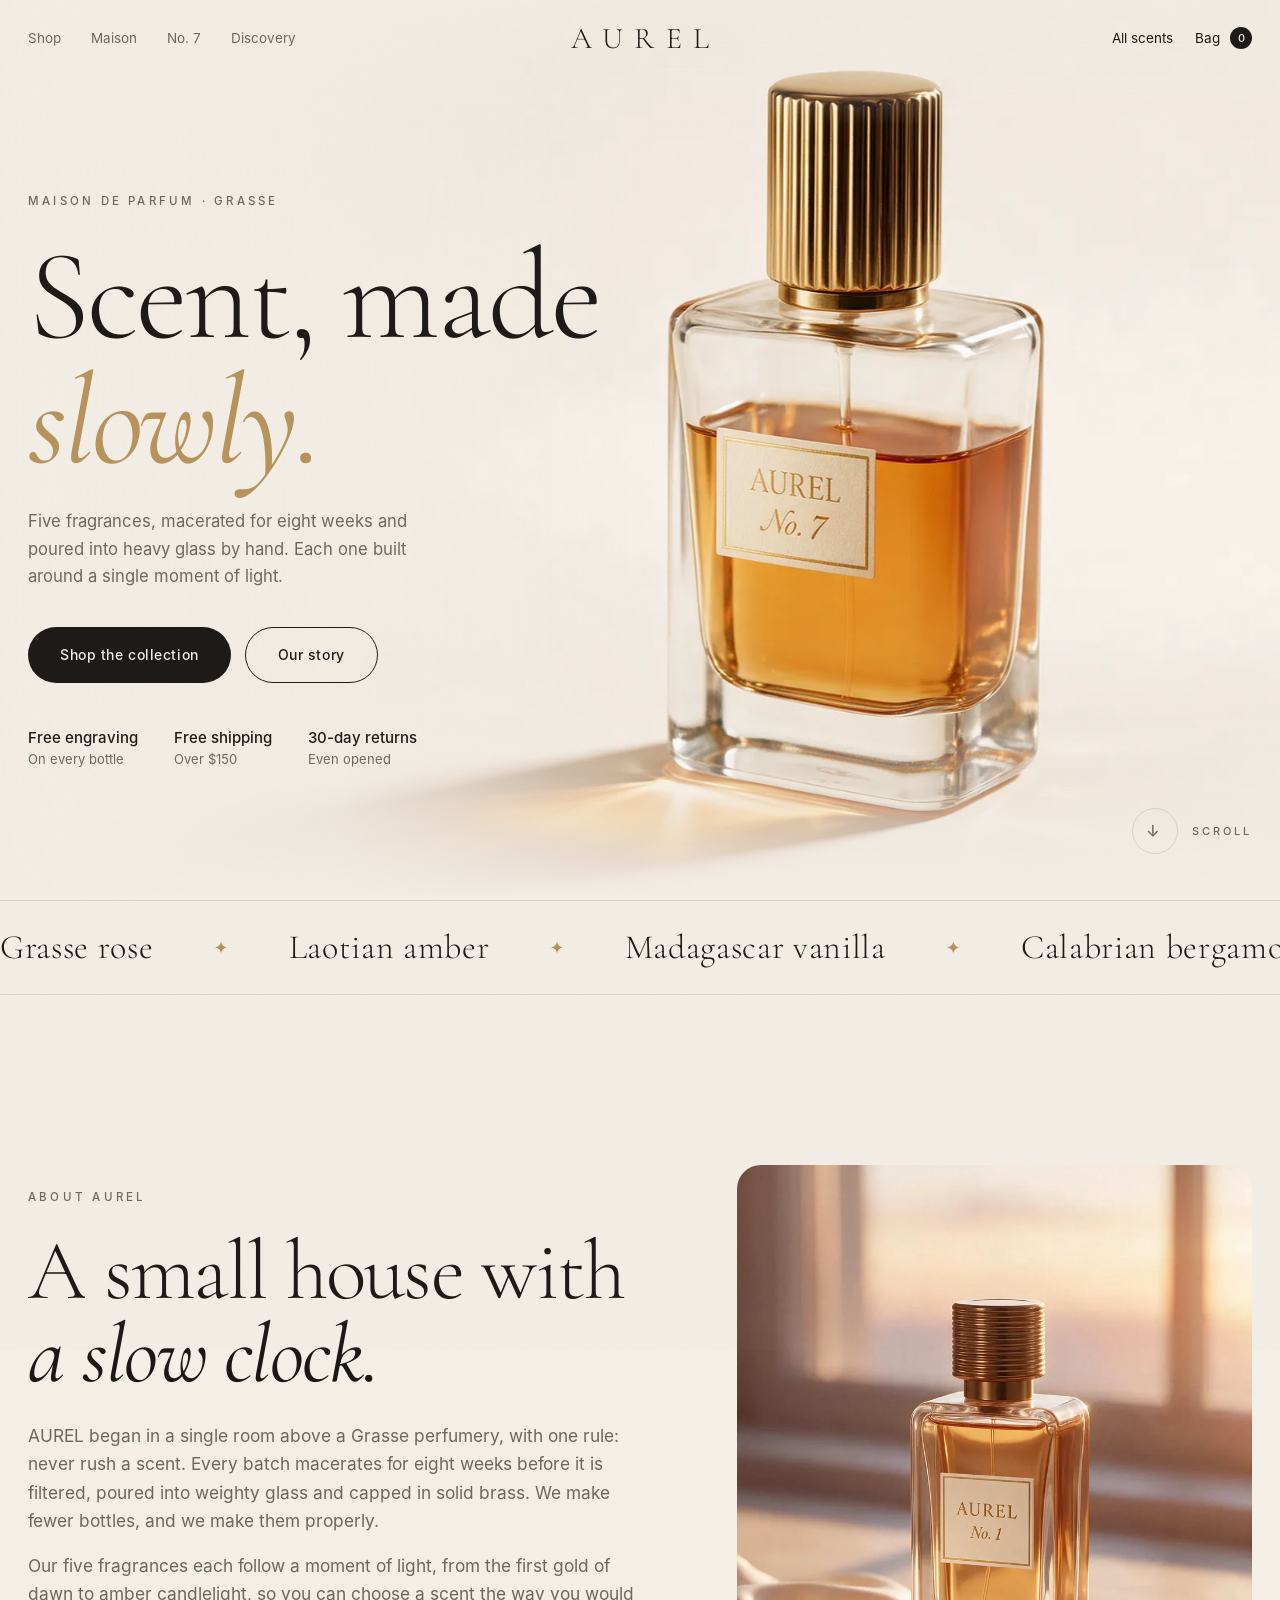
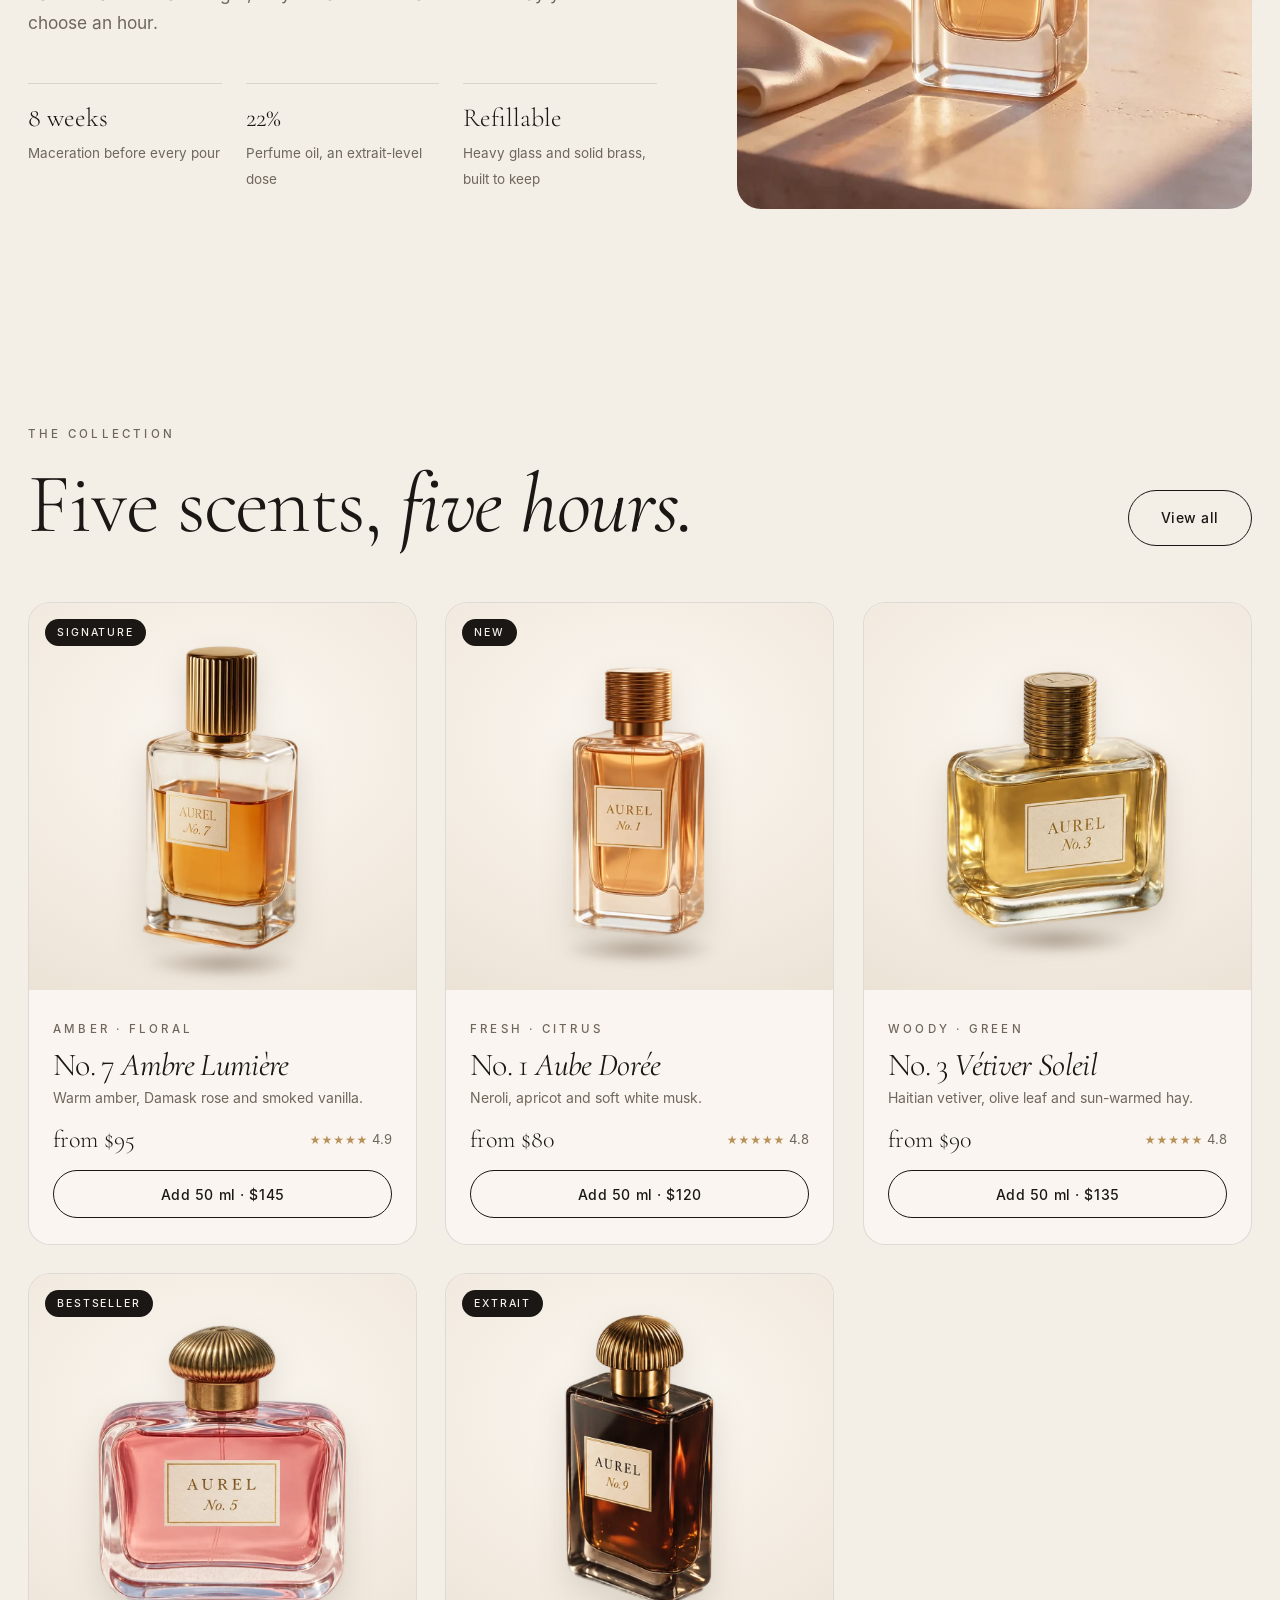
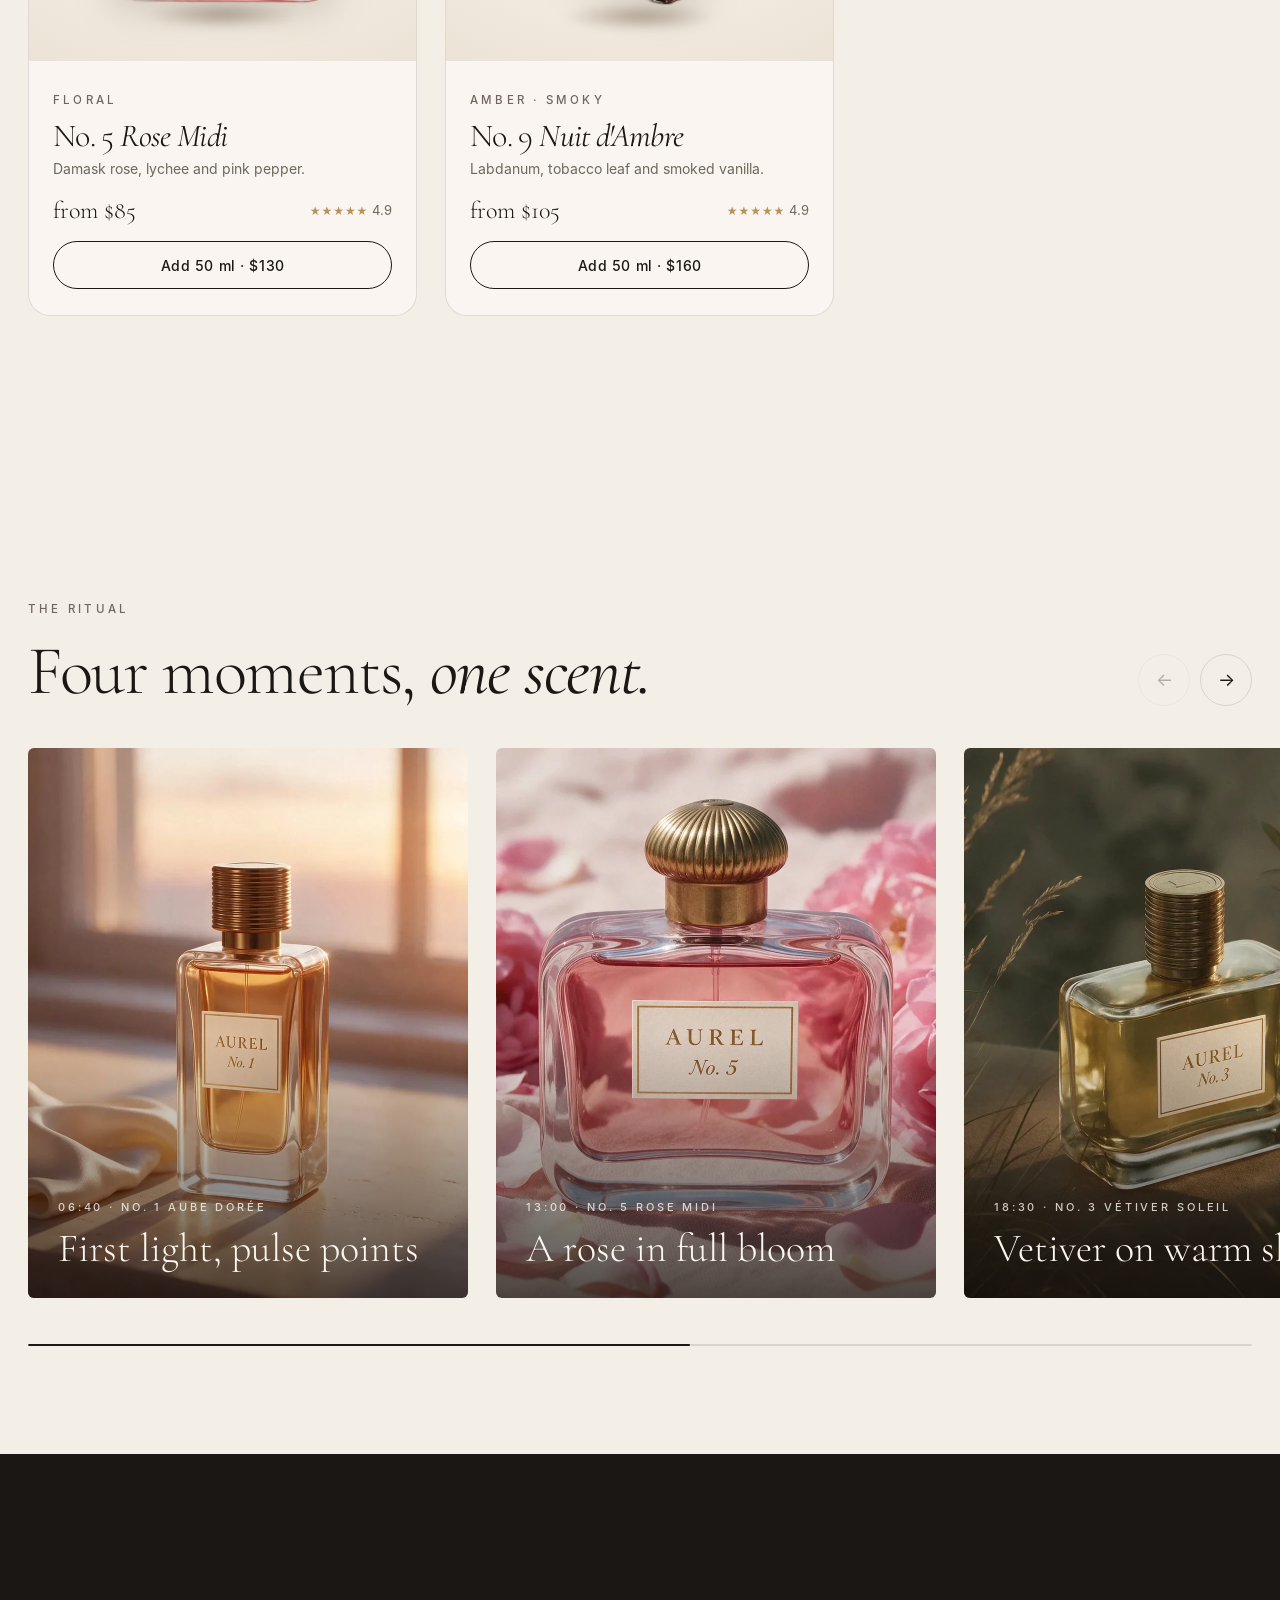
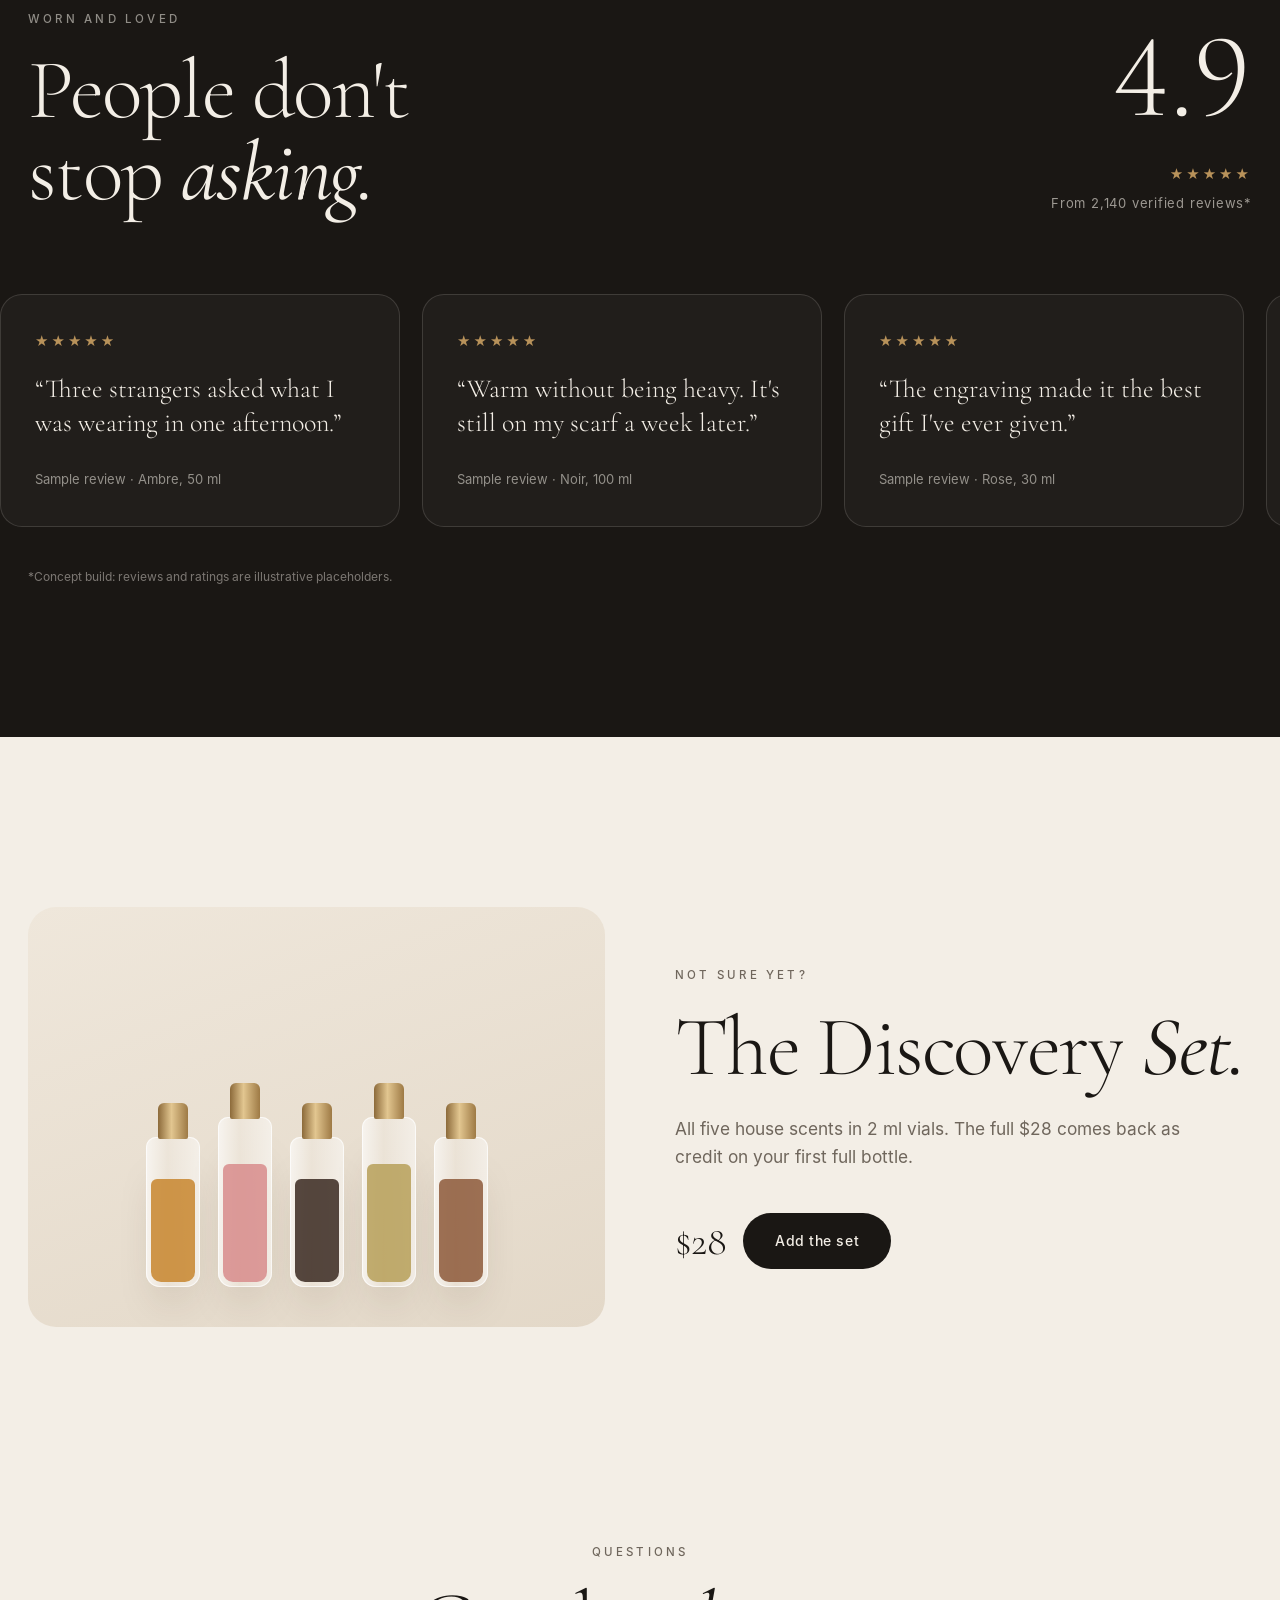
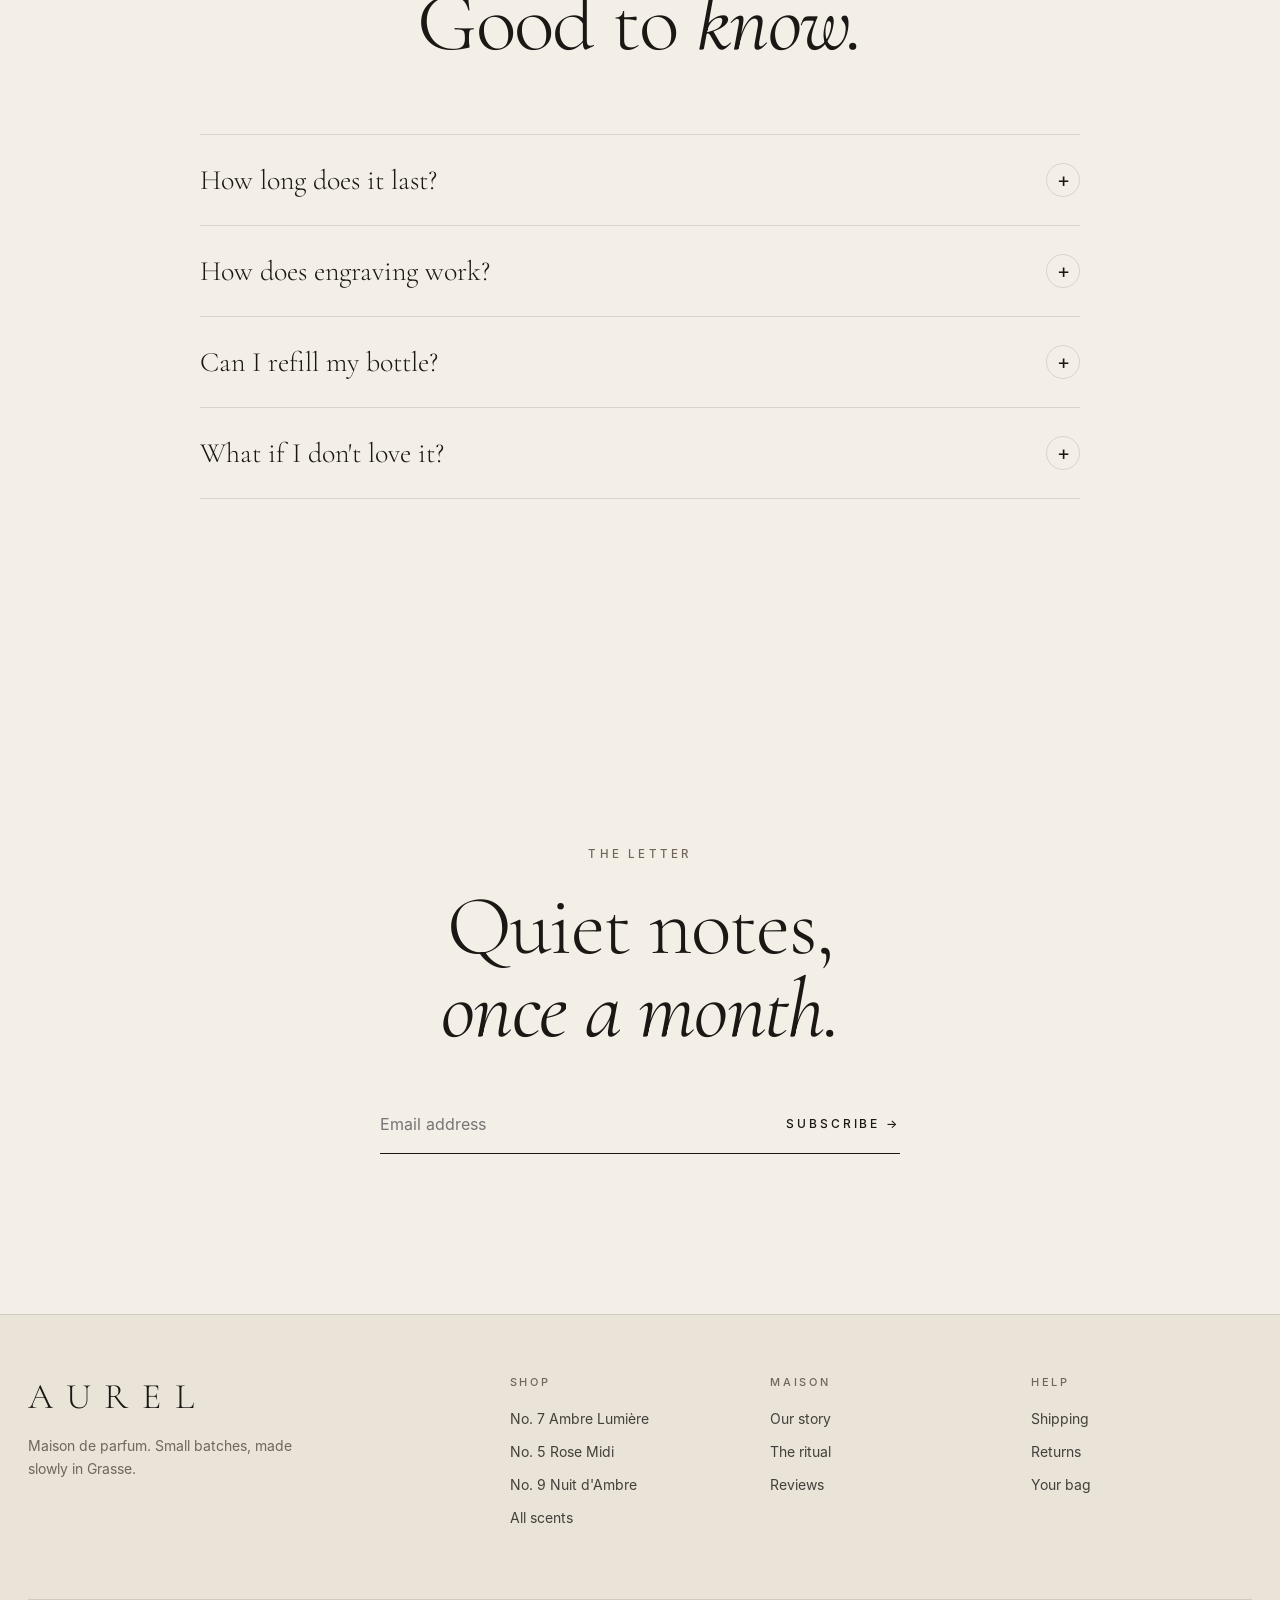
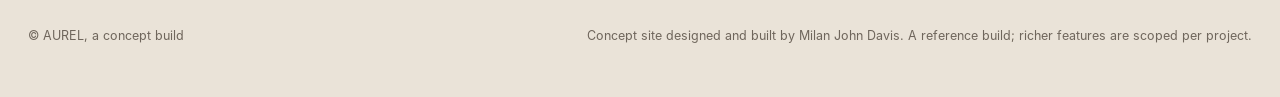
<file: index.html>
<!DOCTYPE html>
<html lang="en">
<head>
<meta charset="utf-8">
<meta name="viewport" content="width=device-width,initial-scale=1,viewport-fit=cover">
<title>AUREL — Maison de parfum</title>
<meta name="description" content="AUREL, a concept build: a premium multi-page fragrance store with five scents, product pages, bag and checkout.">
<meta name="theme-color" content="#F3EEE6">
<link rel="icon" href="data:image/svg+xml,%3Csvg xmlns='http://www.w3.org/2000/svg' viewBox='0 0 32 32'%3E%3Crect width='32' height='32' rx='8' fill='%231A1714'/%3E%3Ctext x='16' y='22' font-family='serif' font-size='18' fill='%23D9B77E' text-anchor='middle'%3EA%3C/text%3E%3C/svg%3E">
<link rel="preload" href="Cormorant-300.woff2" as="font" type="font/woff2" crossorigin>
<link rel="stylesheet" href="style.css?v=10">
</head>
<body data-page="home">
<div class="grain"></div>
<nav id="nav" aria-label="Primary"></nav>
<main id="top">
<section class="hero" id="hero">
  <div class="hero-img"><picture><source media="(max-width:900px)" srcset="hero-m.webp"><img src="hero.webp" alt="AUREL No. 7 Ambre Lumière: a heavy glass bottle of amber perfume with a fluted brass cap" fetchpriority="high" width="2000" height="1125"></picture></div>
  <div class="wrap">
    <div class="copy">
      <span class="lab rv">Maison de parfum · Grasse</span>
      <h1 class="sp">Scent, made <em>slowly.</em></h1>
      <p class="rv" style="--d:.5s">Five fragrances, macerated for eight weeks and poured into heavy glass by hand. Each one built around a single moment of light.</p>
      <div class="ctas rv" style="--d:.65s"><a class="btn dark" href="shop.html"><span>Shop the collection</span></a><a class="btn line" href="#story"><span>Our story</span></a></div>
      <div class="meta rv" style="--d:.8s"><div><b>Free engraving</b>On every bottle</div><div><b>Free shipping</b>Over $150</div><div><b>30-day returns</b>Even opened</div></div>
    </div>
  </div>
  <div id="heroHit" aria-hidden="true"></div>
  <a class="drag" href="#story" aria-label="Scroll to our story"><i>↓</i>SCROLL</a>
</section>
<div class="marq" aria-hidden="true"><div>
  <span>Grasse rose</span><i>✦</i><span>Laotian amber</span><i>✦</i><span>Madagascar vanilla</span><i>✦</i><span>Calabrian bergamot</span><i>✦</i><span>Haitian vetiver</span><i>✦</i>
  <span>Grasse rose</span><i>✦</i><span>Laotian amber</span><i>✦</i><span>Madagascar vanilla</span><i>✦</i><span>Calabrian bergamot</span><i>✦</i><span>Haitian vetiver</span><i>✦</i>
</div></div>
<section class="sec story" id="story"><div class="wrap g">
  <div>
    <span class="lab rv">About AUREL</span>
    <h2 class="sp" style="margin-top:22px">A small house with <em>a slow clock.</em></h2>
    <p class="lead rv">AUREL began in a single room above a Grasse perfumery, with one rule: never rush a scent. Every batch macerates for eight weeks before it is filtered, poured into weighty glass and capped in solid brass. We make fewer bottles, and we make them properly.</p>
    <p class="lead rv" style="margin-top:16px">Our five fragrances each follow a moment of light, from the first gold of dawn to amber candlelight, so you can choose a scent the way you would choose an hour.</p>
    <div class="pillars">
      <div class="rv"><b><span data-n="8">0</span> weeks</b><span>Maceration before every pour</span></div>
      <div class="rv" style="--d:.1s"><b><span data-n="22">0</span>%</b><span>Perfume oil, an extrait-level dose</span></div>
      <div class="rv" style="--d:.2s"><b>Refillable</b><span>Heavy glass and solid brass, built to keep</span></div>
    </div>
  </div>
  <div class="ph rv"><img src="morning-l.webp" alt="An AUREL bottle on a travertine vanity in morning light" loading="lazy"></div>
</div></section>
<section class="sec" id="collection" style="padding-top:40px"><div class="wrap">
  <div style="display:flex;justify-content:space-between;align-items:end;gap:30px;flex-wrap:wrap;margin-bottom:56px">
    <div><span class="lab rv">The collection</span><h2 class="sp" style="margin-top:18px">Five scents, <em>five hours.</em></h2></div>
    <a class="btn line rv" href="shop.html"><span>View all</span></a>
  </div>
  <div class="grid" id="homeGrid"></div>
</div></section>
<section class="hz" id="ritual">
  <div class="hzin">
    <div class="wrap head"><div><span class="lab">The ritual</span><h2 class="sp" style="margin-top:18px;font-size:clamp(44px,5.4vw,84px)">Four moments, <em>one scent.</em></h2></div><div class="harr"><button id="hprev" aria-label="Previous moments">←</button><button id="hnext" aria-label="Next moments">→</button></div></div>
    <div class="row" id="hrow" tabindex="0" aria-label="The ritual: four moments, scroll sideways">
      <a class="tile" href="product.html?p=no1"><div class="art"><img src="morning-l.webp" alt="Morning: the bottle on a travertine vanity in sunrise light" loading="lazy" width="880" height="1100"></div><div class="cap"><small>06:40 · NO. 1 AUBE DORÉE</small><h4>First light, pulse points</h4></div></a>
      <a class="tile" href="product.html?p=no5"><div class="art"><img src="midday-l.webp" alt="Midday: a rose-pink bottle among Damask roses" loading="lazy" width="880" height="1100"></div><div class="cap"><small>13:00 · NO. 5 ROSE MIDI</small><h4>A rose in full bloom</h4></div></a>
      <a class="tile" href="product.html?p=no3"><div class="art"><img src="dusk-l.webp" alt="Dusk: the bottle among vetiver grasses and olive branches" loading="lazy" width="880" height="1100"></div><div class="cap"><small>18:30 · NO. 3 VÉTIVER SOLEIL</small><h4>Vetiver on warm skin</h4></div></a>
      <a class="tile" href="product.html?p=no9"><div class="art"><img src="night-l.webp" alt="Night: the bottle by candlelight on dark walnut" loading="lazy" width="880" height="1100"></div><div class="cap"><small>23:00 · NO. 9 NUIT D'AMBRE</small><h4>Amber afterglow</h4></div></a>
      <div class="tile" style="background:var(--ink);justify-content:center;align-items:flex-start"><div class="cap"><small style="color:var(--gold2)">YOUR TURN</small><h4 style="font-size:46px">Make No. 7<br><em>your own.</em></h4><a class="btn" href="product.html?p=no7" style="margin-top:28px;background:var(--bg);color:var(--ink);height:50px"><span>Engrave yours →</span></a></div></div>
    </div>
    <div class="wrap hbar"><i id="hbar"></i></div>
  </div>
</section>
<section class="rev" id="reviews">
  <div class="wrap head"><div><span class="lab">Worn and loved</span><h2 class="sp" style="margin-top:18px;max-width:12ch">People don't stop <em>asking.</em></h2></div>
  <div class="score rv"><b>4.9</b><div class="stars">★★★★★</div><span>From 2,140 verified reviews*</span></div></div>
  <div class="rrow" aria-label="Customer reviews">
    <div class="rc"><div class="stars">★★★★★</div><p>“Three strangers asked what I was wearing in one afternoon.”</p><small>Sample review · Ambre, 50 ml</small></div>
    <div class="rc"><div class="stars">★★★★★</div><p>“Warm without being heavy. It's still on my scarf a week later.”</p><small>Sample review · Noir, 100 ml</small></div>
    <div class="rc"><div class="stars">★★★★★</div><p>“The engraving made it the best gift I've ever given.”</p><small>Sample review · Rose, 30 ml</small></div>
    <div class="rc"><div class="stars">★★★★★</div><p>“The bottle is so heavy and beautiful it lives on my desk.”</p><small>Sample review · Ambre, 100 ml</small></div>
    <div class="rc"><div class="stars">★★★★★</div><p>“Three strangers asked what I was wearing in one afternoon.”</p><small>Sample review · Ambre, 50 ml</small></div>
    <div class="rc"><div class="stars">★★★★★</div><p>“Warm without being heavy. It's still on my scarf a week later.”</p><small>Sample review · Noir, 100 ml</small></div>
    <div class="rc"><div class="stars">★★★★★</div><p>“The engraving made it the best gift I've ever given.”</p><small>Sample review · Rose, 30 ml</small></div>
    <div class="rc"><div class="stars">★★★★★</div><p>“The bottle is so heavy and beautiful it lives on my desk.”</p><small>Sample review · Ambre, 100 ml</small></div>
  </div>
  <div class="wrap" style="margin-top:40px;font-size:12px;color:rgba(243,238,230,.45)">*Concept build: reviews and ratings are illustrative placeholders.</div>
</section>
<section class="sec set" id="set"><div class="wrap g">
  <div class="vials rv" aria-hidden="true"><div class="vial" style="--c:#C8862E;height:150px"></div><div class="vial" style="--c:#D98C8C;height:170px"></div><div class="vial" style="--c:#3A2A22;height:150px"></div><div class="vial" style="--c:#B8A05A;height:170px"></div><div class="vial" style="--c:#8E5A3A;height:150px"></div></div>
  <div><span class="lab rv">Not sure yet?</span><h2 class="sp" style="margin-top:20px">The Discovery <em>Set.</em></h2>
  <p class="lead rv">All five house scents in 2 ml vials. The full $28 comes back as credit on your first full bottle.</p>
  <div class="ctas rv" style="display:flex;gap:16px;align-items:center;margin-top:36px;flex-wrap:wrap"><span class="serif" style="font-size:40px;font-weight:300">$28</span><button class="btn dark" id="addSet"><span>Add the set</span></button></div></div>
</div></section>
<section class="sec" id="faq" style="padding-top:40px"><div class="wrap">
  <div style="text-align:center"><span class="lab rv">Questions</span><h2 class="sp" style="margin-top:18px">Good to <em>know.</em></h2></div>
  <div class="faq">
    <div class="qa rv"><button aria-expanded="false">How long does it last?<i>+</i></button><div class="a"><div><p>At a 22% concentration, most people get 8 to 12 hours on skin, and longer on fabric.</p></div></div></div>
    <div class="qa rv"><button aria-expanded="false">How does engraving work?<i>+</i></button><div class="a"><div><p>Type up to 12 characters in the configurator. We engrave the brass-edged label by hand. It's free and adds one day to dispatch.</p></div></div></div>
    <div class="qa rv"><button aria-expanded="false">Can I refill my bottle?<i>+</i></button><div class="a"><div><p>Yes. The cap unscrews and refills come in recyclable pouches at 30% less than a new bottle.</p></div></div></div>
    <div class="qa rv"><button aria-expanded="false">What if I don't love it?<i>+</i></button><div class="a"><div><p>Return it within 30 days, even opened, for a full refund. We'd rather you find your scent.</p></div></div></div>
  </div>
</div></section>
<section class="news" id="news"><div class="wrap">
  <span class="lab rv">The letter</span>
  <h2 class="sp" style="margin-top:20px">Quiet notes, <em>once a month.</em></h2>
  <form class="nform rv" id="nform" novalidate><input type="email" id="nem" placeholder="Email address" aria-label="Email address"><button type="submit">SUBSCRIBE →</button></form>
  <div class="msg" id="nmsg" aria-live="polite"></div>
</div></section>
</main>
<footer class="site"></footer>
<script type="module" src="home.js?v=9"></script>
</body>
</html>
</file>
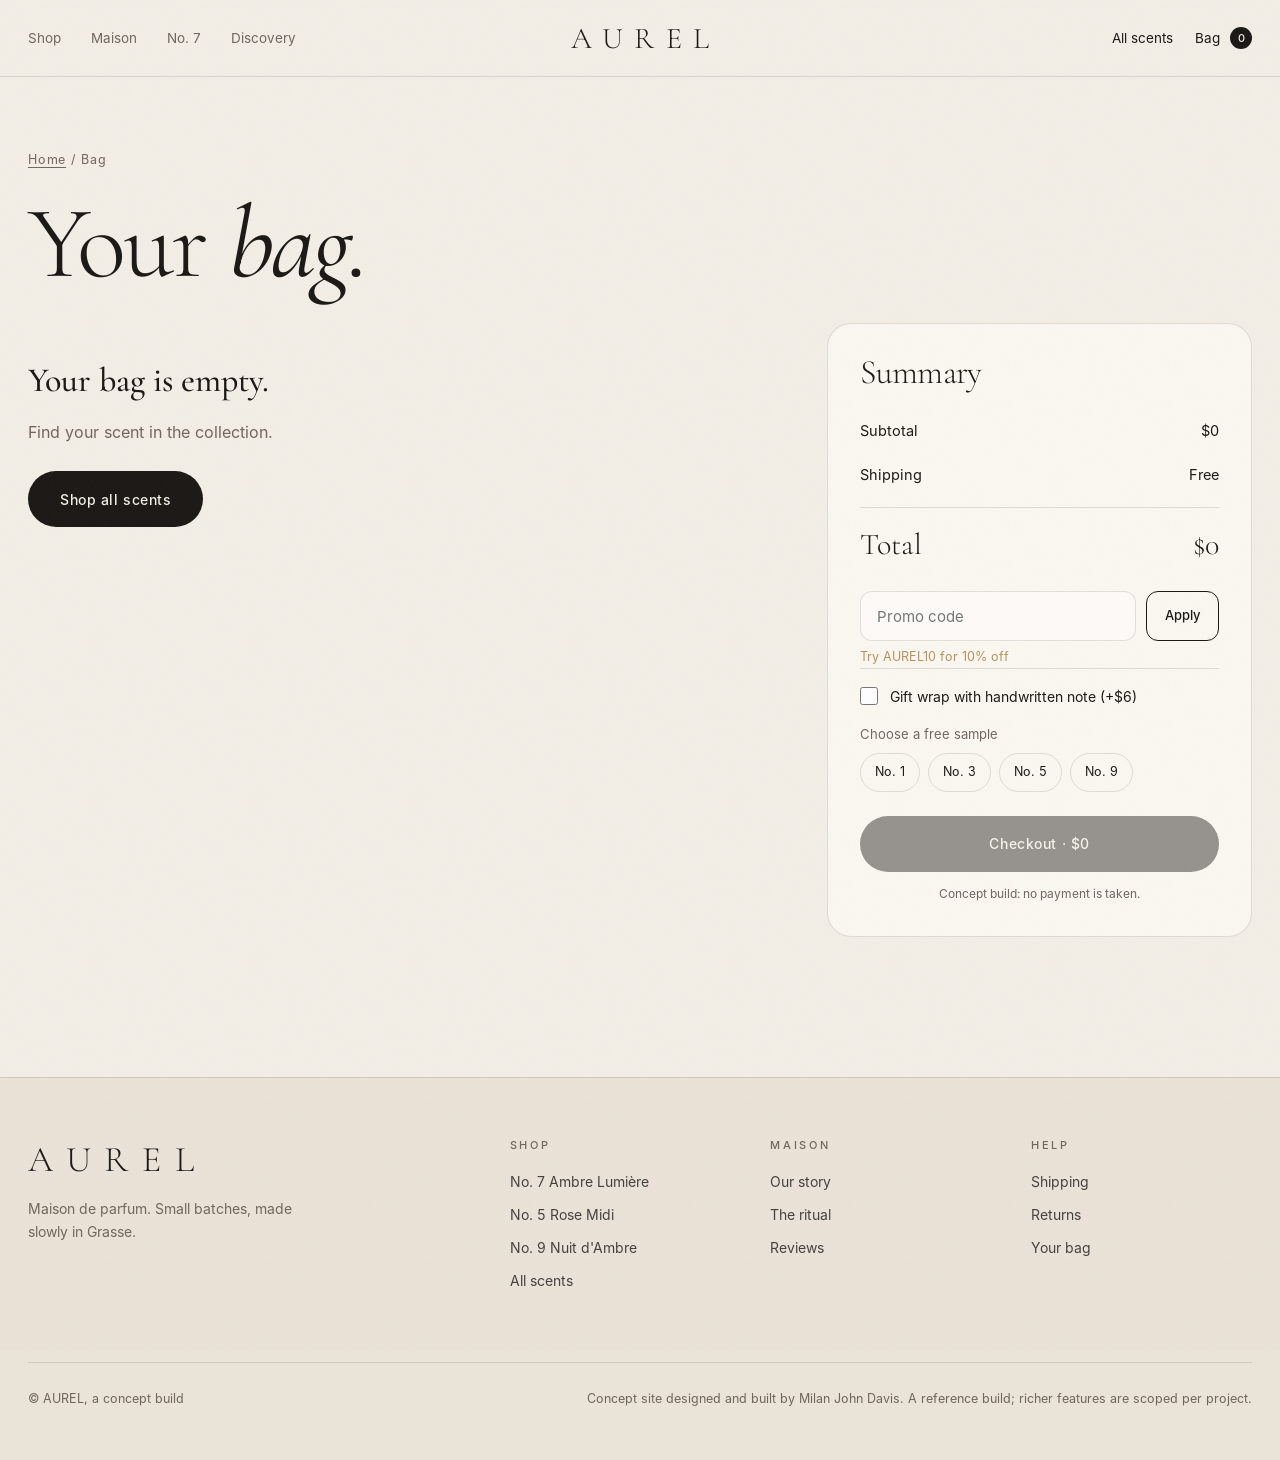
<file: cart.html>
<!DOCTYPE html>
<html lang="en">
<head>
<meta charset="utf-8">
<meta name="viewport" content="width=device-width,initial-scale=1,viewport-fit=cover">
<title>Your bag — AUREL</title>
<meta name="description" content="Your AUREL shopping bag.">
<meta name="theme-color" content="#F3EEE6">
<link rel="icon" href="data:image/svg+xml,%3Csvg xmlns='http://www.w3.org/2000/svg' viewBox='0 0 32 32'%3E%3Crect width='32' height='32' rx='8' fill='%231A1714'/%3E%3Ctext x='16' y='22' font-family='serif' font-size='18' fill='%23D9B77E' text-anchor='middle'%3EA%3C/text%3E%3C/svg%3E">
<link rel="preload" href="Cormorant-300.woff2" as="font" type="font/woff2" crossorigin>
<link rel="stylesheet" href="style.css?v=10">
</head>
<body data-page="cart">
<div class="grain"></div>
<nav id="nav" aria-label="Primary"></nav>
<main><section class="page-head" style="padding-bottom:30px"><div class="wrap"><div class="crumbs"><a href="index.html">Home</a> / Bag</div><h1>Your <em>bag.</em></h1></div></section>
<section style="padding-bottom:140px"><div class="wrap cartg">
  <div class="cl" id="cartList"></div>
  <aside class="sumbox" id="sumbox"></aside>
</div></section></main>
<footer class="site"></footer>
<script type="module" src="cart.js?v=9"></script>
</body>
</html>
</file>
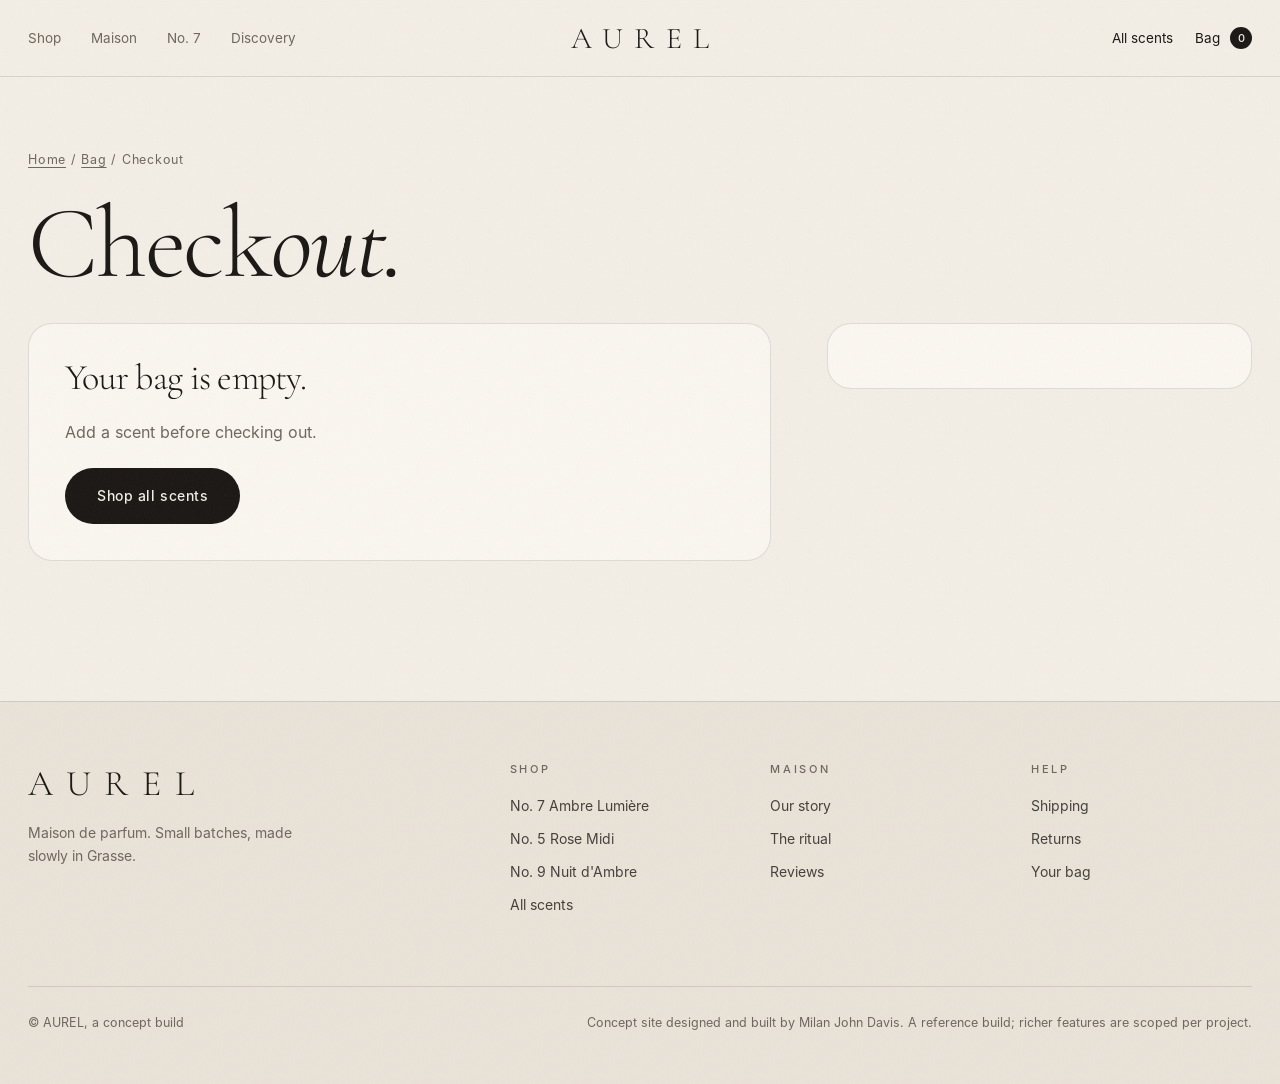
<file: checkout.html>
<!DOCTYPE html>
<html lang="en">
<head>
<meta charset="utf-8">
<meta name="viewport" content="width=device-width,initial-scale=1,viewport-fit=cover">
<title>Checkout — AUREL</title>
<meta name="description" content="AUREL checkout (concept build, no payment is taken).">
<meta name="theme-color" content="#F3EEE6">
<link rel="icon" href="data:image/svg+xml,%3Csvg xmlns='http://www.w3.org/2000/svg' viewBox='0 0 32 32'%3E%3Crect width='32' height='32' rx='8' fill='%231A1714'/%3E%3Ctext x='16' y='22' font-family='serif' font-size='18' fill='%23D9B77E' text-anchor='middle'%3EA%3C/text%3E%3C/svg%3E">
<link rel="preload" href="Cormorant-300.woff2" as="font" type="font/woff2" crossorigin>
<link rel="stylesheet" href="style.css?v=10">
</head>
<body data-page="checkout">
<div class="grain"></div>
<nav id="nav" aria-label="Primary"></nav>
<main><section class="page-head" style="padding-bottom:30px"><div class="wrap"><div class="crumbs"><a href="index.html">Home</a> / <a href="cart.html">Bag</a> / Checkout</div><h1>Check<em>out.</em></h1></div></section>
<section style="padding-bottom:140px"><div class="wrap cartg">
  <div id="coMain"></div>
  <aside class="sumbox" id="coSum"></aside>
</div></section></main>
<footer class="site"></footer>
<script type="module" src="checkout.js?v=9"></script>
</body>
</html>
</file>
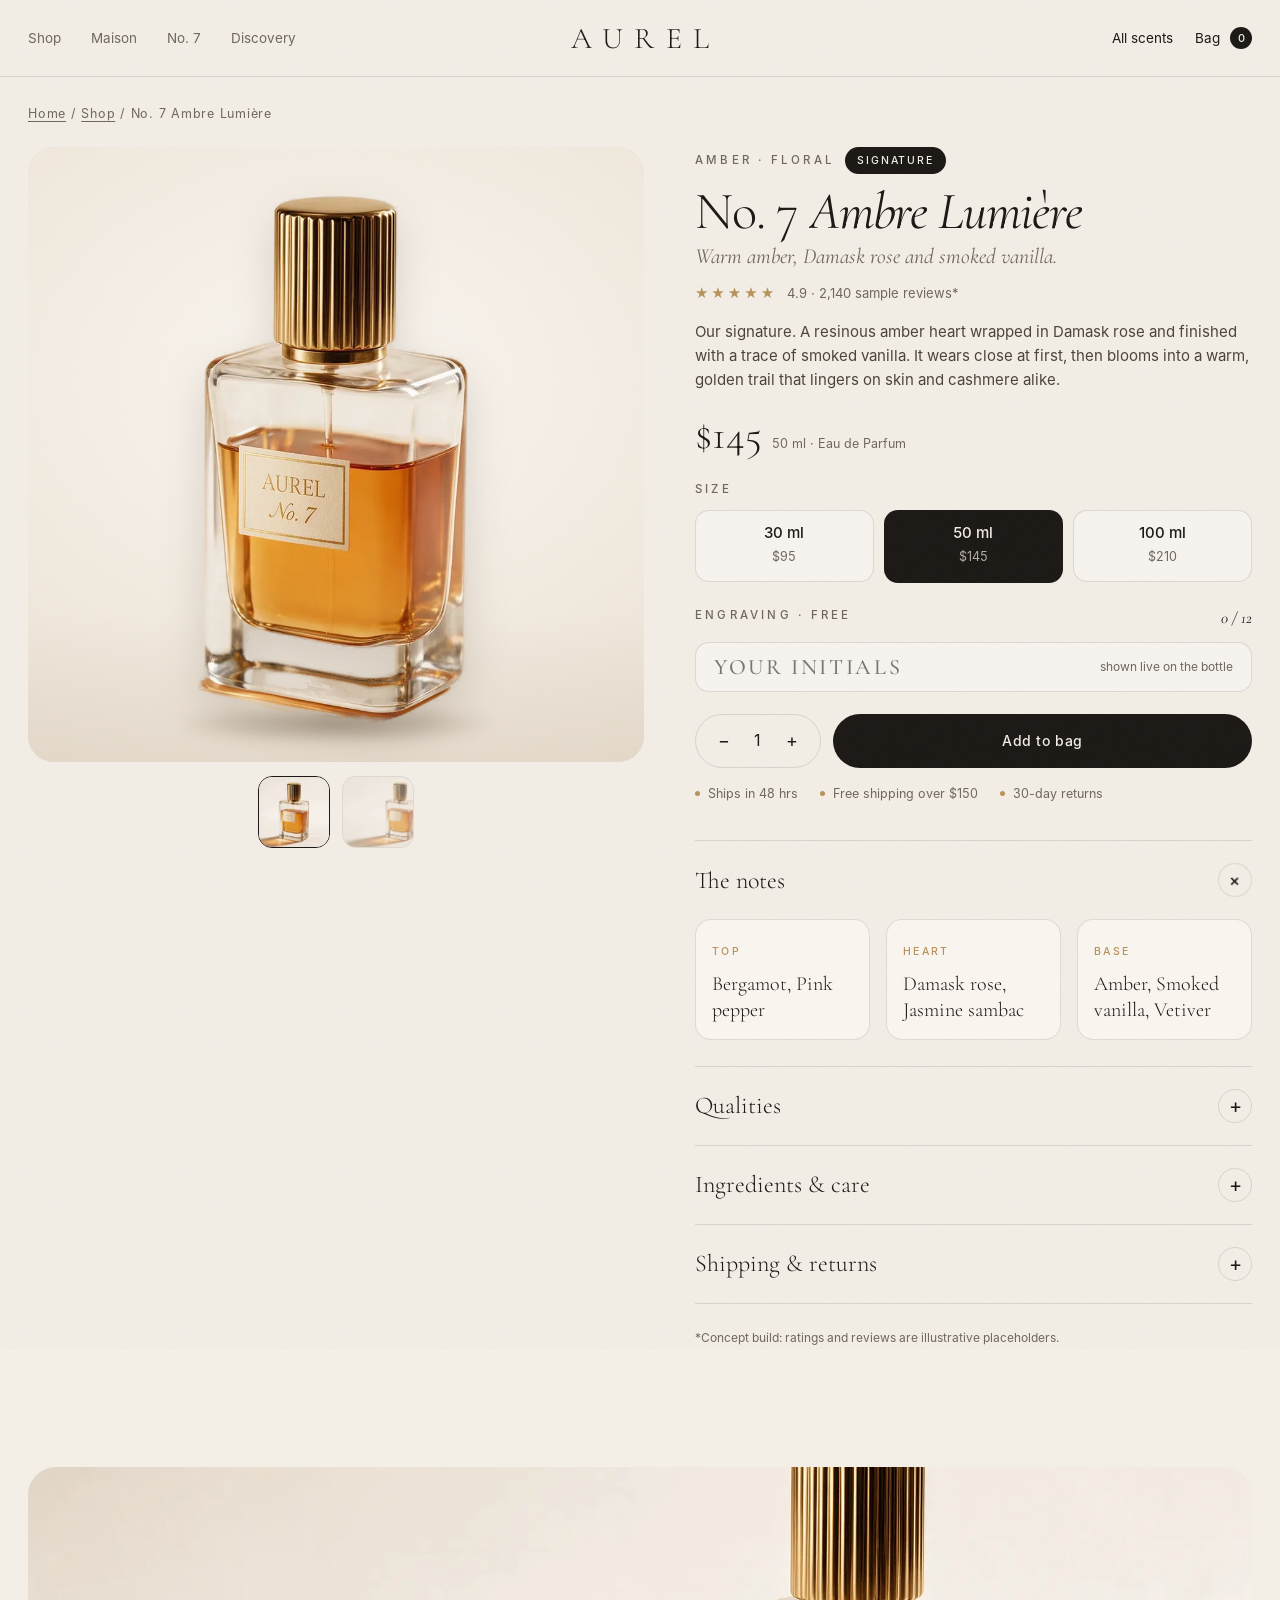
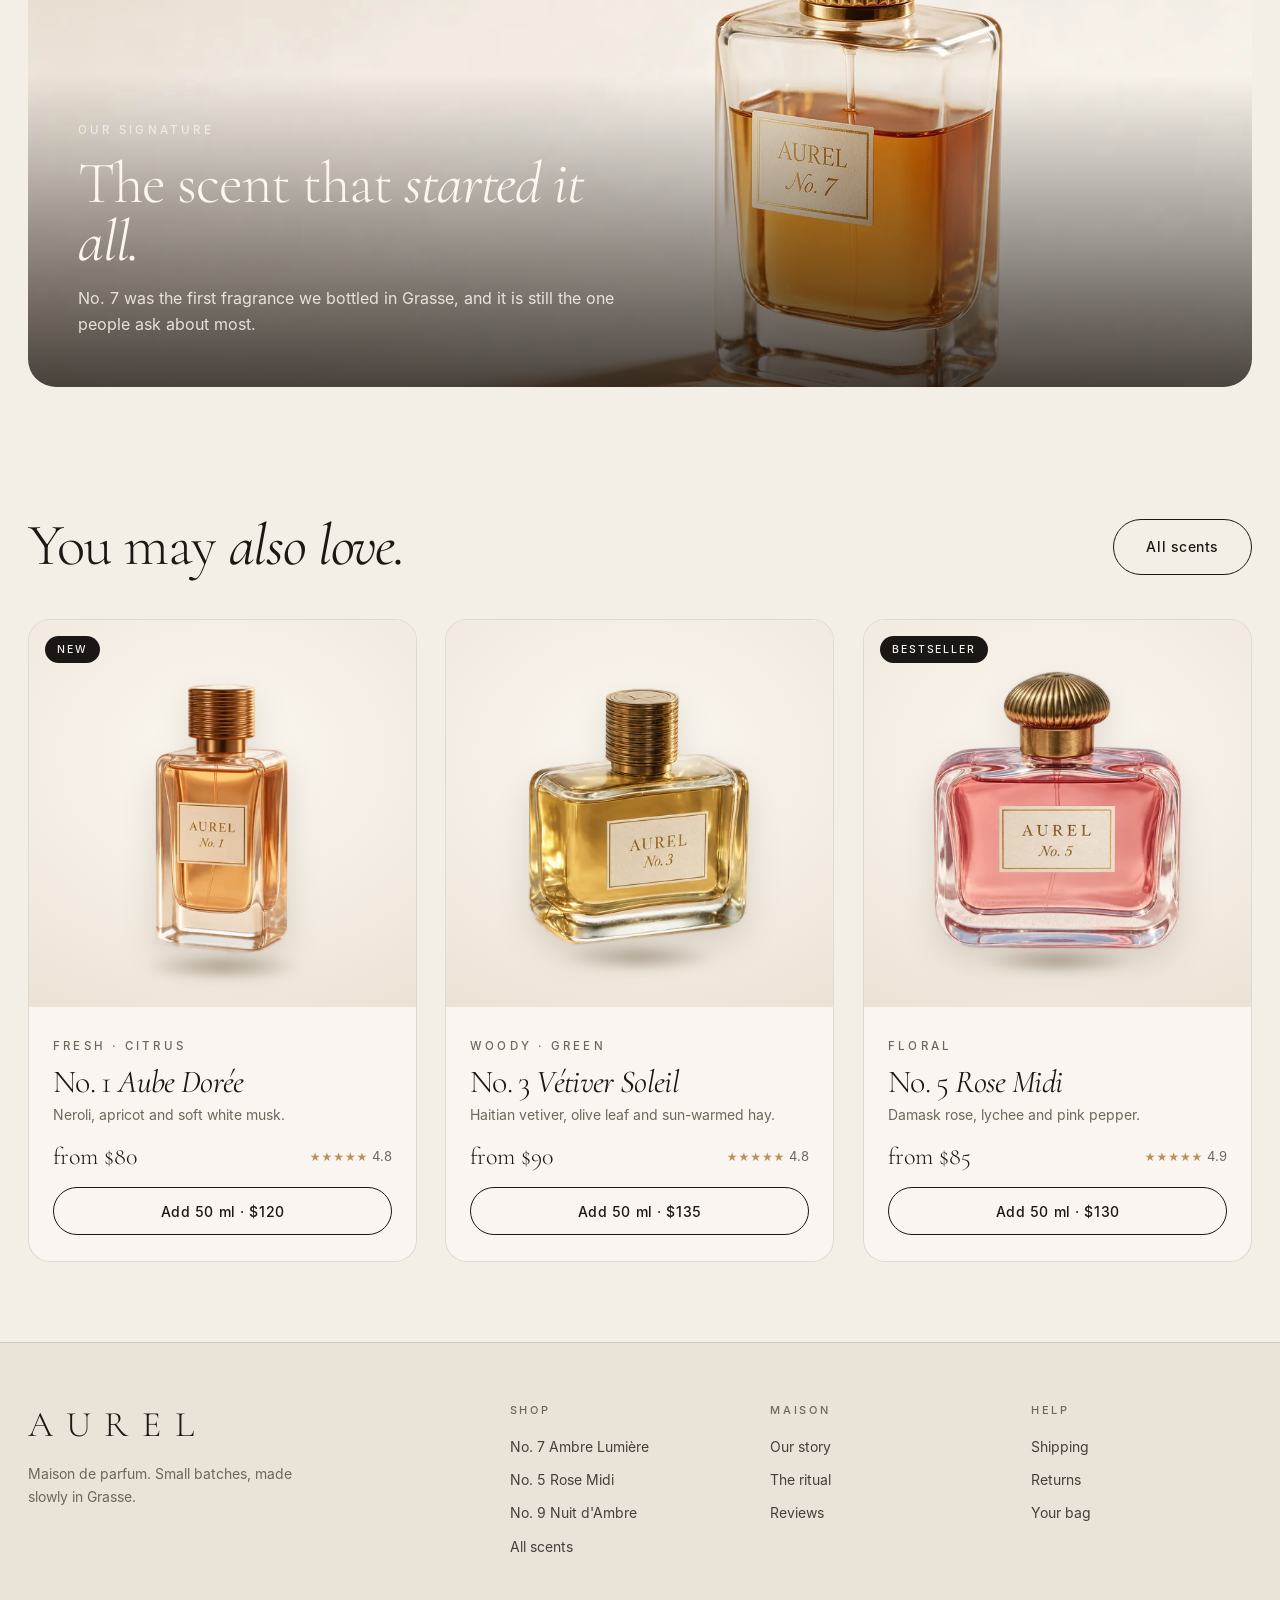
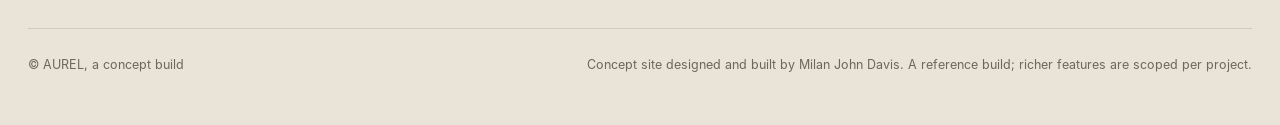
<file: product.html>
<!DOCTYPE html>
<html lang="en">
<head>
<meta charset="utf-8">
<meta name="viewport" content="width=device-width,initial-scale=1,viewport-fit=cover">
<title>AUREL — Eau de Parfum</title>
<meta name="description" content="An AUREL eau de parfum. Concept build.">
<meta name="theme-color" content="#F3EEE6">
<link rel="icon" href="data:image/svg+xml,%3Csvg xmlns='http://www.w3.org/2000/svg' viewBox='0 0 32 32'%3E%3Crect width='32' height='32' rx='8' fill='%231A1714'/%3E%3Ctext x='16' y='22' font-family='serif' font-size='18' fill='%23D9B77E' text-anchor='middle'%3EA%3C/text%3E%3C/svg%3E">
<link rel="preload" href="Cormorant-300.woff2" as="font" type="font/woff2" crossorigin>
<link rel="stylesheet" href="style.css?v=10">
</head>
<body data-page="product">
<div class="grain"></div>
<nav id="nav" aria-label="Primary"></nav>
<main id="pmain"><section class="pd"><div class="wrap">
  <div class="crumbs" id="crumbs"></div>
  <div class="g">
    <div class="gal"><div class="gmain" id="gmain"></div><div class="thumbs" id="thumbs"></div></div>
    <div class="info" id="info"></div>
  </div>
  <div id="banner"></div>
  <div style="margin-top:130px"><div style="display:flex;justify-content:space-between;align-items:end;gap:20px;flex-wrap:wrap;margin-bottom:44px"><h2 class="sp" style="font-size:clamp(40px,4.6vw,72px)">You may <em>also love.</em></h2><a class="btn line" href="shop.html"><span>All scents</span></a></div><div class="grid" id="related"></div></div>
</div></section></main>
<div id="sticky"><div><b id="stP"></b><small id="stD"></small></div><button class="btn" id="stAdd"><span>Add to bag</span></button></div>
<footer class="site"></footer>
<script type="module" src="product.js?v=9"></script>
</body>
</html>
</file>
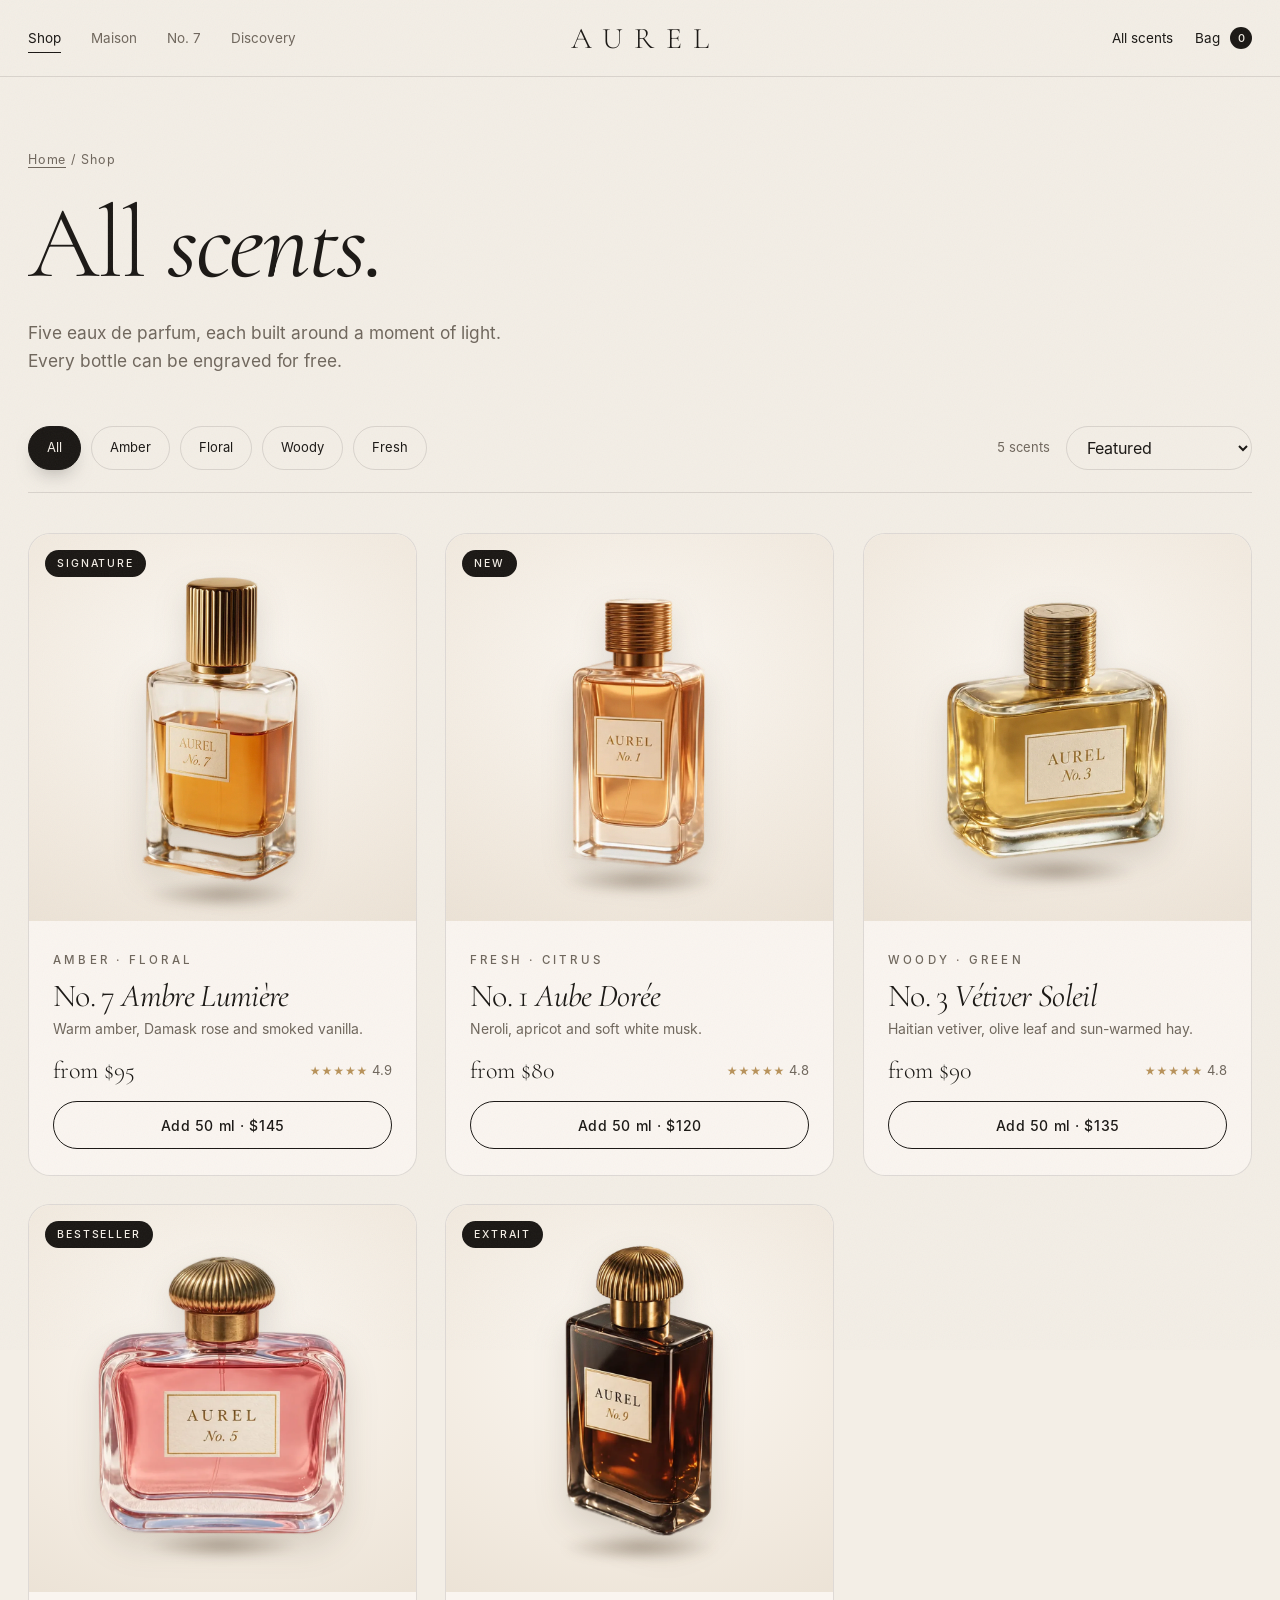
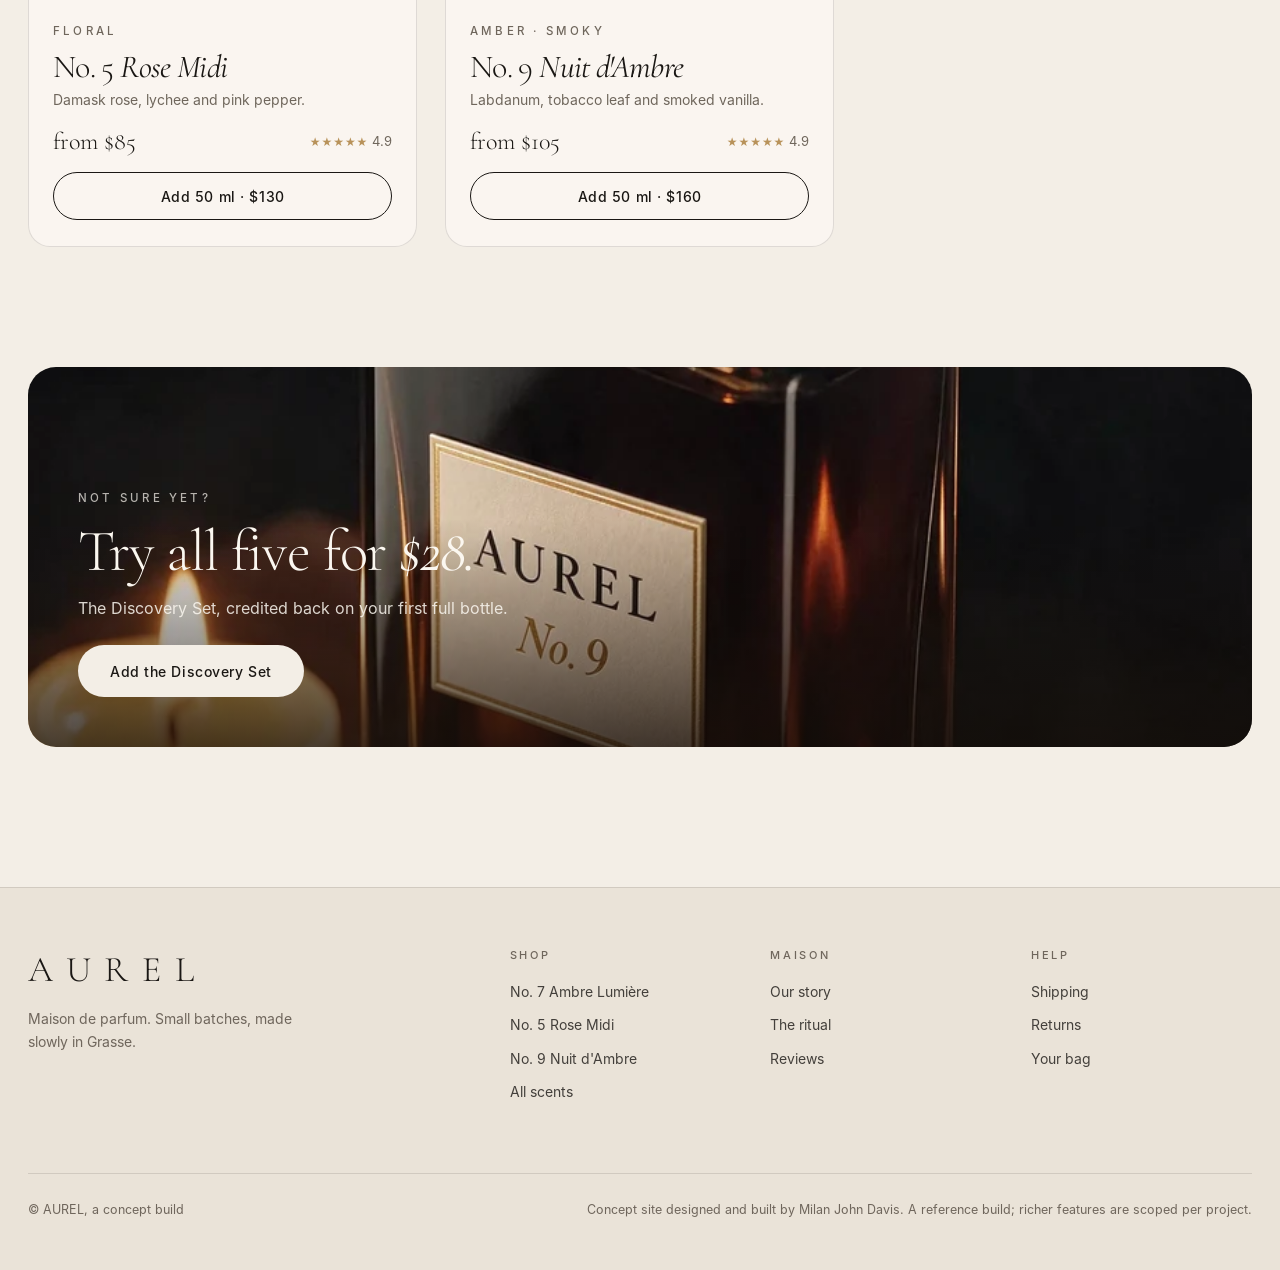
<file: shop.html>
<!DOCTYPE html>
<html lang="en">
<head>
<meta charset="utf-8">
<meta name="viewport" content="width=device-width,initial-scale=1,viewport-fit=cover">
<title>Shop all scents — AUREL</title>
<meta name="description" content="Shop the AUREL collection: five eau de parfums and the Discovery Set.">
<meta name="theme-color" content="#F3EEE6">
<link rel="icon" href="data:image/svg+xml,%3Csvg xmlns='http://www.w3.org/2000/svg' viewBox='0 0 32 32'%3E%3Crect width='32' height='32' rx='8' fill='%231A1714'/%3E%3Ctext x='16' y='22' font-family='serif' font-size='18' fill='%23D9B77E' text-anchor='middle'%3EA%3C/text%3E%3C/svg%3E">
<link rel="preload" href="Cormorant-300.woff2" as="font" type="font/woff2" crossorigin>
<link rel="stylesheet" href="style.css?v=10">
</head>
<body data-page="shop">
<div class="grain"></div>
<nav id="nav" aria-label="Primary"></nav>
<main>
<section class="page-head"><div class="wrap"><div class="crumbs"><a href="index.html">Home</a> / Shop</div><h1 class="sp">All <em>scents.</em></h1><p class="lead rv">Five eaux de parfum, each built around a moment of light. Every bottle can be engraved for free.</p></div></section>
<section style="padding-bottom:140px"><div class="wrap">
  <div class="filters"><div class="chips" id="chips" role="group" aria-label="Filter by family"><button class="on" data-f="All">All</button><button data-f="Amber">Amber</button><button data-f="Floral">Floral</button><button data-f="Woody">Woody</button><button data-f="Fresh">Fresh</button></div>
  <div style="display:flex;gap:16px;align-items:center"><span class="count" id="cnt"></span><select id="sort" aria-label="Sort"><option value="feat">Featured</option><option value="lo">Price: low to high</option><option value="hi">Price: high to low</option><option value="rate">Top rated</option></select></div></div>
  <div class="grid" id="shopGrid"></div>
  <div class="banner rv" style="min-height:380px"><img src="night-l.webp" alt="" loading="lazy"><div class="t"><span class="lab" style="color:rgba(251,247,240,.7)">Not sure yet?</span><h2 style="margin-top:14px">Try all five for <em>$28.</em></h2><p>The Discovery Set, credited back on your first full bottle.</p><button class="btn" data-add="set" style="margin-top:24px;background:var(--bg);color:var(--ink);height:52px"><span>Add the Discovery Set</span></button></div></div>
</div></section>
</main>
<footer class="site"></footer>
<script type="module" src="shop.js?v=9"></script>
</body>
</html>
</file>
<file: style.css>
@font-face{font-family:"Corm";font-weight:300;font-display:swap;src:url(Cormorant-300.woff2) format("woff2")}
@font-face{font-family:"Corm";font-weight:500;font-display:swap;src:url(Cormorant-500.woff2) format("woff2")}
@font-face{font-family:"Corm";font-weight:400;font-style:italic;font-display:swap;src:url(Cormorant-400i.woff2) format("woff2")}
@font-face{font-family:"Inter";font-weight:400;font-display:swap;src:url(Inter-Regular.woff2) format("woff2")}
@font-face{font-family:"Inter";font-weight:500;font-display:swap;src:url(Inter-Medium.woff2) format("woff2")}
:root{--bg:#F3EEE6;--bg2:#EAE3D8;--ink:#1A1714;--mut:#6F665C;--line:rgba(26,23,20,.12);--gold:#B8925A;--gold2:#D9B77E;--card:rgba(255,252,247,.6);--ease:cubic-bezier(.2,.8,.2,1)}
*{margin:0;padding:0;box-sizing:border-box}
html{-webkit-text-size-adjust:100%}
body{background:var(--bg);color:var(--ink);font:400 16px/1.65 Inter,system-ui,sans-serif;-webkit-font-smoothing:antialiased;overflow-x:hidden}
::selection{background:var(--ink);color:var(--bg)}
a{color:inherit;text-decoration:none}
button,input{font:inherit;color:inherit;background:none;border:0;cursor:pointer}
:focus-visible{outline:1.5px solid var(--gold);outline-offset:4px;border-radius:4px}
.serif{font-family:Corm,Georgia,serif}
h1,h2,h3{font-family:Corm,Georgia,serif;font-weight:300;letter-spacing:-.02em;line-height:.98}
em,.it{font-family:Corm,Georgia,serif;font-style:italic;font-weight:400}
.wrap{width:min(1320px,100% - 56px);margin:0 auto}
.lab{font:500 11.5px Inter;letter-spacing:.28em;text-transform:uppercase;color:var(--mut)}
canvas#gl{position:fixed;inset:0;width:100%;height:100%;z-index:1;display:block;pointer-events:none;transition:opacity .8s}
main{position:relative;z-index:2}
.grain{position:fixed;inset:-50%;z-index:70;pointer-events:none;opacity:.045;background-image:url("data:image/svg+xml,%3Csvg xmlns='http://www.w3.org/2000/svg' width='160' height='160'%3E%3Cfilter id='n'%3E%3CfeTurbulence type='fractalNoise' baseFrequency='.85' numOctaves='2'/%3E%3C/filter%3E%3Crect width='160' height='160' filter='url(%23n)'/%3E%3C/svg%3E")}
/* loader */
#loader{position:fixed;inset:0;z-index:100;background:var(--ink);color:var(--bg);display:flex;flex-direction:column;align-items:center;justify-content:center;gap:22px;transition:clip-path 1.1s var(--ease);clip-path:inset(0 0 0 0)}
#loader.done{clip-path:inset(0 0 100% 0)}
#loader .mark{font:300 64px Corm;letter-spacing:.42em;padding-left:.42em}
#loader .bar{width:180px;height:1px;background:rgba(243,238,230,.18);overflow:hidden}
#loader .bar i{display:block;height:100%;width:0;background:var(--gold2);transition:width .25s}
#loader small{font:500 11px Inter;letter-spacing:.3em;color:rgba(243,238,230,.55)}
/* nav */
nav{position:fixed;top:0;left:0;right:0;z-index:60;transition:background .4s,border-color .4s,transform .5s var(--ease);border-bottom:1px solid transparent}
nav.sc{background:rgba(243,238,230,.78);backdrop-filter:blur(16px) saturate(1.3);-webkit-backdrop-filter:blur(16px) saturate(1.3);border-color:var(--line)}
nav .wrap{display:grid;grid-template-columns:1fr auto 1fr;align-items:center;height:76px}
nav .links{display:flex;gap:30px}
nav .links a{font-size:13.5px;color:var(--mut);transition:color .2s;position:relative}
nav .links a::after{content:"";position:absolute;left:0;right:0;bottom:-4px;height:1px;background:var(--ink);transform:scaleX(0);transform-origin:right;transition:transform .25s var(--ease)}
.logo{font:300 30px Corm;letter-spacing:.38em;padding-left:.38em}
nav .r{display:flex;justify-content:flex-end;gap:22px;align-items:center}
.bagbtn{display:flex;align-items:center;gap:10px;font-size:13.5px}
.bagbtn b{display:inline-flex;align-items:center;justify-content:center;min-width:22px;height:22px;padding:0 6px;border-radius:11px;background:var(--ink);color:var(--bg);font-size:11px;font-weight:500;transition:transform .4s var(--ease)}
.bagbtn b.pop{transform:scale(1.35)}
@media(max-width:860px){nav .links{display:none}nav .wrap{grid-template-columns:1fr auto}.logo{font-size:24px}}
/* buttons */
.btn{display:inline-flex;align-items:center;justify-content:center;gap:12px;height:56px;padding:0 32px;border-radius:999px;font-size:14px;font-weight:500;letter-spacing:.04em;position:relative;overflow:hidden;transition:transform .3s var(--ease),color .4s}
.btn.dark{background:var(--ink);color:var(--bg)}
.btn.dark::before{content:"";position:absolute;inset:0;background:var(--gold);transform:translateY(101%);transition:transform .32s var(--ease);border-radius:inherit}
.btn span{position:relative}
.btn.line{border:1px solid var(--ink)}
.btn.line{transition:transform .3s var(--ease),color .2s,background .2s}
/* hero */
.hero{min-height:100svh;display:flex;align-items:center;padding:110px 0 70px;position:relative}
.hero .copy{max-width:640px;position:relative;z-index:3}
.hero h1{font-size:clamp(64px,10.5vw,168px);margin:26px 0 28px}
.hero h1 em{display:block;color:var(--gold)}
.hero p{font-size:clamp(16px,1.3vw,19px);color:var(--mut);max-width:42ch}
.hero .ctas{display:flex;gap:14px;margin-top:40px;flex-wrap:wrap;align-items:center}
.hero .price{font:300 34px Corm;margin-right:12px}
.hero .meta{display:flex;gap:36px;margin-top:60px;flex-wrap:wrap}
.hero .meta div{font-size:13px;color:var(--mut)}
.hero .meta b{display:block;font:500 15px Inter;color:var(--ink);margin-bottom:2px}
.drag{position:absolute;right:max(28px,calc((100vw - 1320px)/2));bottom:46px;display:flex;align-items:center;gap:14px;font:500 11px Inter;letter-spacing:.28em;color:var(--mut);z-index:3}
.drag i{width:46px;height:46px;border-radius:50%;border:1px solid var(--line);display:flex;align-items:center;justify-content:center;font-style:normal;font-size:16px;animation:sw 2.6s var(--ease) infinite}
@keyframes sw{0%,100%{transform:translateY(0)}50%{transform:translateY(6px)}}
.hero-img{position:absolute;inset:0;z-index:0;overflow:hidden}
.hero-img img{width:100%;height:100%;object-fit:cover;object-position:72% 50%;transform:scale(1.08);transition:transform 2.6s var(--ease);will-change:transform}
body.ready .hero-img img{transform:scale(1)}
.hero-img::after{content:"";position:absolute;inset:0;background:linear-gradient(90deg,var(--bg) 0%,rgba(243,238,230,.82) 26%,rgba(243,238,230,0) 52%),linear-gradient(0deg,var(--bg) 0%,rgba(243,238,230,0) 22%),linear-gradient(180deg,rgba(243,238,230,.7) 0%,rgba(243,238,230,0) 14%)}
.hero .wrap{position:relative;z-index:2}
#hit{position:absolute;inset:0;z-index:2;cursor:grab;touch-action:pan-y}
#hit:active{cursor:grabbing}
/* reveal */
.sp .w{display:inline-block;overflow:hidden;vertical-align:top;padding-bottom:.12em;margin-bottom:-.12em}
.sp .w>span{display:inline-block;transform:translateY(105%);transition:transform 1.2s var(--ease);transition-delay:calc(var(--i)*60ms)}
.sp.in .w>span{transform:none}
.rv{opacity:0;transform:translateY(30px);transition:opacity 1.1s var(--ease),transform 1.1s var(--ease);transition-delay:var(--d,0s)}
.rv.in{opacity:1;transform:none}
/* marquee */
.marq{border-block:1px solid var(--line);overflow:hidden;white-space:nowrap;padding:26px 0;background:var(--bg)}
.marq div{display:inline-flex;gap:60px;animation:mq 46s linear infinite;padding-right:60px;align-items:center}
.marq span{font:300 34px Corm;letter-spacing:.02em}
.marq i{font-style:normal;color:var(--gold);font-size:18px}
@keyframes mq{to{transform:translateX(-50%)}}
section{position:relative}
.sec{padding:170px 0}
h2{font-size:clamp(46px,6.6vw,104px)}
.lead{font-size:clamp(17px,1.35vw,20px);color:var(--mut);max-width:46ch;margin-top:26px}
/* notes story */
.notes .track{height:360vh}
.notes .stick{position:sticky;top:0;height:100svh;display:flex;align-items:center;overflow:hidden}
.notes .g{display:grid;grid-template-columns:minmax(0,1fr) minmax(0,1fr);gap:40px;align-items:center}
.nlist{position:relative}
.note{position:absolute;left:0;top:50%;transform:translateY(-50%);opacity:0;transition:opacity .8s var(--ease),transform .9s var(--ease);pointer-events:none}
.note.on{opacity:1;transform:translateY(-50%) translateX(0);pointer-events:auto}
.note.prev{transform:translateY(-60%)}
.note h3{font-size:clamp(54px,7vw,112px);margin:14px 0 22px}
.note p{color:var(--mut);max-width:38ch;font-size:17px}
.note ul{list-style:none;display:flex;gap:10px;margin-top:28px;flex-wrap:wrap}
.note li{padding:9px 16px;border:1px solid var(--line);border-radius:999px;font-size:13px;background:var(--card);backdrop-filter:blur(8px)}
.nnav{position:absolute;left:0;bottom:-36vh;display:flex;gap:26px;align-items:center}
.nnav span{font:500 11px Inter;letter-spacing:.24em;color:var(--mut);transition:color .4s}
.nnav span.on{color:var(--ink)}
.nnav .pb{width:140px;height:1px;background:var(--line);position:relative}
.nnav .pb i{position:absolute;left:0;top:0;bottom:0;background:var(--ink);width:calc(var(--p,0)*100%)}
.nl-holder{height:420px;position:relative}
/* craft */
.craft .g{display:grid;grid-template-columns:minmax(0,1fr) minmax(0,1fr);gap:60px;align-items:end}
.stats{display:grid;grid-template-columns:repeat(3,1fr);gap:0;margin-top:90px;border-top:1px solid var(--line)}
.stat{padding:34px 28px 0 0}
.stat+.stat{padding-left:28px;border-left:1px solid var(--line)}
.stat b{display:block;font:300 clamp(54px,6vw,92px)/1 Corm;letter-spacing:-.03em}
.stat span{display:block;margin-top:12px;color:var(--mut);font-size:14px;max-width:24ch}
/* gallery (horizontal) */
.hz .track{height:300vh}
.hz .stick{position:sticky;top:0;height:100svh;overflow:hidden;display:flex;flex-direction:column;justify-content:center}
.hz .row{display:flex;gap:28px;padding-left:max(28px,calc((100vw - 1320px)/2));will-change:transform}
.tile{flex:0 0 auto;width:min(440px,78vw);aspect-ratio:4/5;border-radius:6px;position:relative;overflow:hidden;display:flex;flex-direction:column;justify-content:flex-end;padding:30px;color:#FBF7F0}
.tile .art{position:absolute;inset:0;transition:transform .6s var(--ease)}
.tile .art img{width:100%;height:100%;object-fit:cover;display:block}
.tile .art::after{content:"";position:absolute;inset:0;background:linear-gradient(0deg,rgba(18,12,8,.72) 0%,rgba(18,12,8,0) 48%)}
.tile .cap{position:relative}
.tile small{font:500 11px Inter;letter-spacing:.26em;opacity:.8}
.tile h4{font:300 40px/1 Corm;margin-top:10px}
.hz .head{display:flex;justify-content:space-between;align-items:end;margin-bottom:46px}
/* configurator */
.cfg .g>*,.set .g>*,.craft .g>*{min-width:0}
.eng input,.nform input{min-width:0;width:100%}
.cfg .g{display:grid;grid-template-columns:minmax(0,1.05fr) minmax(0,.95fr);gap:40px;align-items:center;min-height:100svh}
.stage{position:relative;height:min(78vh,760px)}
.stage .ring{position:absolute;left:50%;top:50%;width:min(560px,90%);aspect-ratio:1;transform:translate(-50%,-50%);border-radius:50%;border:1px solid var(--line)}
.stage .ring::after{content:"";position:absolute;inset:9%;border-radius:50%;border:1px dashed rgba(26,23,20,.1);animation:rot 60s linear infinite}
@keyframes rot{to{transform:rotate(360deg)}}
.stage .tip{position:absolute;left:50%;bottom:8px;transform:translateX(-50%);font:500 11px Inter;letter-spacing:.26em;color:var(--mut)}
#hit2{position:absolute;inset:0;cursor:grab;touch-action:pan-y}
.panel{background:var(--card);backdrop-filter:blur(20px);-webkit-backdrop-filter:blur(20px);border:1px solid var(--line);border-radius:28px;padding:44px}
.panel h2{font-size:clamp(44px,4.6vw,72px)}
.opt{margin-top:34px}
.opt .lab{display:flex;justify-content:space-between;margin-bottom:14px}
.opt .lab em{font-size:16px;letter-spacing:0;text-transform:none;color:var(--ink)}
.sw{display:flex;gap:12px}
.sw button{width:48px;height:48px;border-radius:50%;position:relative;transition:transform .3s var(--ease)}
.sw button::after{content:"";position:absolute;inset:-6px;border-radius:50%;border:1px solid var(--ink);opacity:0;transform:scale(.85);transition:all .35s var(--ease)}
.sw button.on::after{opacity:1;transform:none}
.sizes{display:grid;grid-template-columns:repeat(3,1fr);gap:10px}
.sizes button{border:1px solid var(--line);border-radius:14px;padding:14px 10px;text-align:center;transition:all .3s var(--ease);background:rgba(255,255,255,.35)}
.sizes button b{display:block;font:500 15px Inter}
.sizes button span{font-size:12.5px;color:var(--mut)}
.sizes button.on{background:var(--ink);color:var(--bg);border-color:var(--ink)}
.sizes button.on span{color:rgba(243,238,230,.7)}
.eng{display:flex;align-items:center;border:1px solid var(--line);border-radius:14px;background:rgba(255,255,255,.35);padding:0 18px;height:54px;transition:border-color .3s}
.eng:focus-within{border-color:var(--ink)}
.eng input{flex:1;height:100%;outline:none;font:400 22px Corm;letter-spacing:.12em;text-transform:uppercase}
.eng small{color:var(--mut);font-size:12px}
.buy{display:flex;align-items:center;justify-content:space-between;gap:18px;margin-top:38px;padding-top:30px;border-top:1px solid var(--line)}
.total{font:300 46px/1 Corm}
.total small{display:block;font:400 12.5px Inter;color:var(--mut);margin-top:6px}
.buy .btn{flex:1;max-width:280px}
.perks{display:flex;gap:22px;margin-top:22px;flex-wrap:wrap}
.perks span{font-size:12.5px;color:var(--mut);display:flex;gap:8px;align-items:center}
.perks span::before{content:"";width:5px;height:5px;border-radius:50%;background:var(--gold)}
/* reviews */
.rev{padding:150px 0;background:var(--ink);color:var(--bg);overflow:hidden}
.rev .head{display:flex;justify-content:space-between;align-items:end;gap:30px;flex-wrap:wrap}
.rev .score{text-align:right}
.rev .score b{font:300 120px/1 Corm}
.rev .score span{display:block;color:rgba(243,238,230,.6);font-size:13px;letter-spacing:.06em}
.stars{color:var(--gold2);letter-spacing:.2em;font-size:15px}
.rrow{display:flex;gap:22px;margin-top:80px;width:max-content;animation:mq 60s linear infinite}
.rc{width:400px;padding:34px;border:1px solid rgba(243,238,230,.14);border-radius:22px;background:rgba(243,238,230,.03)}
.rc p{font:300 26px/1.3 Corm;margin:18px 0 26px}
.rc small{color:rgba(243,238,230,.55);font-size:13px}
.rev .lab{color:rgba(243,238,230,.55)}
/* set */
.set .g{display:grid;grid-template-columns:minmax(0,1fr) minmax(0,1fr);gap:70px;align-items:center}
.vials{display:flex;gap:18px;justify-content:center;align-items:flex-end;height:420px;padding:40px;border-radius:28px;background:linear-gradient(160deg,#EFE7DB,#E3D8C8);position:relative;overflow:hidden}
.vial{width:54px;border-radius:10px 10px 14px 14px;position:relative;background:linear-gradient(90deg,rgba(255,255,255,.65),rgba(255,255,255,.15) 40%,rgba(255,255,255,.5));box-shadow:inset 0 0 0 1px rgba(255,255,255,.7),0 30px 40px -20px rgba(60,40,20,.35);transition:transform .6s var(--ease)}
.vial::before{content:"";position:absolute;left:5px;right:5px;bottom:5px;top:28%;border-radius:6px 6px 10px 10px;background:var(--c);opacity:.85}
.vial::after{content:"";position:absolute;left:50%;top:-34px;width:30px;height:36px;transform:translateX(-50%);border-radius:6px 6px 2px 2px;background:linear-gradient(90deg,#8C6A3A,#E2C690 45%,#9E7A45)}
/* faq */
.faq{max-width:880px;margin:70px auto 0}
.qa{border-top:1px solid var(--line)}
.qa:last-child{border-bottom:1px solid var(--line)}
.qa button{width:100%;display:flex;justify-content:space-between;align-items:center;padding:28px 0;text-align:left;font:300 28px Corm}
.qa button i{font-style:normal;width:34px;height:34px;border-radius:50%;border:1px solid var(--line);display:flex;align-items:center;justify-content:center;transition:transform .3s var(--ease),background .2s,color .2s;font:300 20px Inter;flex:0 0 auto}
.qa.open button i{transform:rotate(45deg)}
.qa .a{display:grid;grid-template-rows:0fr;transition:grid-template-rows .42s var(--ease)}
.qa.open .a{grid-template-rows:1fr}
.qa .a>div{overflow:hidden}
.qa .a p{padding:0 60px 30px 0;color:var(--mut)}
/* news + footer */
.news{text-align:center;padding:170px 0 120px}
.news h2{max-width:13ch;margin:0 auto}
.nform{display:flex;max-width:520px;margin:44px auto 0;border-bottom:1px solid var(--ink)}
.nform input{flex:1;height:58px;outline:none;font-size:16px}
.nform button{font:500 12px Inter;letter-spacing:.24em}
.msg{min-height:24px;margin-top:16px;font-size:13.5px;color:var(--gold)}
footer{border-top:1px solid var(--line);padding:60px 0 50px;background:var(--bg2);position:relative;z-index:2}
footer .g{display:grid;grid-template-columns:2fr 1fr 1fr 1fr;gap:40px}
footer h5{font:500 11px Inter;letter-spacing:.24em;color:var(--mut);margin-bottom:18px}
footer a{display:block;font-size:14px;margin-bottom:10px;color:var(--ink);opacity:.8}
footer .bot{display:flex;justify-content:space-between;gap:20px;flex-wrap:wrap;margin-top:60px;padding-top:26px;border-top:1px solid var(--line);font-size:12.5px;color:var(--mut)}
/* bag drawer */
#scrim{position:fixed;inset:0;background:rgba(26,23,20,.35);z-index:80;opacity:0;pointer-events:none;transition:opacity .5s}
#scrim.on{opacity:1;pointer-events:auto}
#bag{position:fixed;top:0;right:0;bottom:0;width:min(460px,100%);z-index:90;background:var(--bg);transform:translateX(102%);transition:transform .7s var(--ease);display:flex;flex-direction:column;box-shadow:-40px 0 80px rgba(26,23,20,.12)}
#bag.on{transform:none}
#bag header{display:flex;justify-content:space-between;align-items:center;padding:26px 30px;border-bottom:1px solid var(--line)}
#bag header h3{font-size:34px}
.ship{padding:20px 30px;border-bottom:1px solid var(--line);font-size:13px;color:var(--mut)}
.ship .pb{height:3px;background:var(--line);border-radius:3px;margin-top:10px;overflow:hidden}
.ship .pb i{display:block;height:100%;background:var(--gold);width:0;transition:width .8s var(--ease)}
#items{flex:1;overflow:auto;padding:10px 30px}
.it{display:grid;grid-template-columns:76px 1fr auto;gap:18px;padding:22px 0;border-bottom:1px solid var(--line);animation:in .6s var(--ease) both}
@keyframes in{from{opacity:0;transform:translateX(20px)}}
.it .th{width:76px;height:96px;border-radius:10px;background:linear-gradient(160deg,#EFE7DB,#E1D5C3);display:flex;align-items:flex-end;justify-content:center;padding-bottom:12px}
.it .th i{width:34px;height:48px;border-radius:6px;background:var(--c);box-shadow:inset 0 0 0 3px rgba(255,255,255,.55);position:relative}
.it .th i::after{content:"";position:absolute;left:50%;top:-14px;width:18px;height:14px;transform:translateX(-50%);border-radius:3px;background:linear-gradient(90deg,#8C6A3A,#E2C690,#9E7A45)}
.it h4{font:300 24px/1.1 Corm}
.it small{display:block;color:var(--mut);font-size:12.5px;margin-top:4px}
.qty{display:inline-flex;align-items:center;gap:14px;margin-top:12px;border:1px solid var(--line);border-radius:999px;padding:4px 12px;font-size:13px}
.qty button{width:20px;height:20px;font-size:15px}
.it .pr{text-align:right;font:300 22px Corm}
.it .rm{display:block;font:400 12px Inter;color:var(--mut);margin-top:10px;text-decoration:underline}
.empty{padding:60px 0;text-align:center;color:var(--mut)}
#bag footer{position:static;background:none;padding:26px 30px;border-top:1px solid var(--line)}
.sub{display:flex;justify-content:space-between;align-items:baseline;margin-bottom:18px}
.sub b{font:300 34px Corm}
#bag .btn{width:100%}
.note-s{text-align:center;font-size:12px;color:var(--mut);margin-top:12px}
/* mobile sticky */
#sticky{position:fixed;left:12px;right:12px;bottom:12px;z-index:55;display:none;align-items:center;justify-content:space-between;gap:12px;padding:10px 10px 10px 20px;border-radius:999px;background:rgba(26,23,20,.92);color:var(--bg);backdrop-filter:blur(12px);transform:translateY(140%);transition:transform .6s var(--ease)}
#sticky.on{transform:none}
#sticky b{font:300 24px Corm}
#sticky small{display:block;font-size:11px;opacity:.65}
#sticky .btn{height:46px;padding:0 22px;background:var(--bg);color:var(--ink)}
/* toast */
#toast{position:fixed;left:50%;bottom:28px;z-index:95;transform:translate(-50%,calc(100% + 80px));visibility:hidden;background:var(--ink);color:var(--bg);padding:14px 24px;border-radius:999px;font-size:13.5px;transition:transform .6s var(--ease);white-space:nowrap}
#toast.on{transform:translate(-50%,0);visibility:visible}
/* responsive */
@media(max-width:900px){
 .wrap{width:min(1320px,100% - 36px)}
 .sec{padding:110px 0}
 .hero{align-items:flex-start;padding-top:calc(54svh + 10px);min-height:auto;padding-bottom:70px}
 .drag{display:none}
 .hero-img{bottom:auto;height:58svh}
 .hero-img img{object-position:74% 50%}
 .hero-img::after{background:linear-gradient(0deg,var(--bg) 0%,rgba(243,238,230,0) 30%),linear-gradient(180deg,rgba(243,238,230,.85) 0%,rgba(243,238,230,0) 22%)}
 .hero .meta{gap:24px;margin-top:40px}
 .drag{left:18px;right:auto;bottom:28px}
 .notes .track{height:300vh}
 .notes .g{grid-template-columns:1fr}
 .nl-holder{height:48vh}
 .note{top:0;transform:none}.note.on{transform:none}.note.prev{transform:translateY(-12px)}
 .note h3{font-size:58px}
 .nnav{bottom:auto;top:calc(100% + 10px)}
 .craft .g,.set .g{grid-template-columns:1fr;gap:30px}
 .stats{grid-template-columns:1fr;margin-top:50px}
 .stat,.stat+.stat{padding:26px 0;border-left:0;border-bottom:1px solid var(--line)}
 .cfg .g{grid-template-columns:1fr;gap:0;min-height:auto}
 .stage{height:62vh}
 .panel{padding:28px 22px;border-radius:22px}
 .buy{flex-direction:column;align-items:stretch}
 .buy .btn{max-width:none;flex:none;width:100%}
 .rc{width:300px;padding:26px}.rc p{font-size:22px}
 .rev .score{text-align:left}
 .vials{height:320px;gap:12px}.vial{width:40px}
 .qa button{font-size:23px}
 footer .g{grid-template-columns:1fr 1fr}
 #sticky{display:flex}
 .sizes button{padding:12px 4px}
 .panel h2{font-size:42px}
 .eng input{font-size:19px}
 .hz .tile{width:76vw}
}


/* ===== multipage additions ===== */
.hide-m{}
@media(max-width:860px){.hide-m{display:none}}
nav .links a.on{color:var(--ink)}nav .links a.on::after{transform:scaleX(1)}
body:not([data-page=home]) nav{background:rgba(243,238,230,.86);backdrop-filter:blur(16px);-webkit-backdrop-filter:blur(16px);border-color:var(--line)}
#curtain{position:fixed;inset:0;z-index:120;background:var(--ink);color:var(--bg);display:flex;align-items:center;justify-content:center;pointer-events:none;clip-path:inset(0 0 0 0);transition:clip-path .55s var(--ease)}
#curtain span{font:300 46px Corm;letter-spacing:.4em;padding-left:.4em;opacity:.9}
#curtain.out{clip-path:inset(0 0 100% 0)}
#curtain.in{clip-path:inset(0 0 0 0);transition:clip-path .5s var(--ease)}
.btn.dis{opacity:.45}
a.btn{text-decoration:none}
.page-head{padding:150px 0 50px}
.page-head h1{font-size:clamp(56px,8vw,128px)}
.crumbs{font-size:12.5px;color:var(--mut);letter-spacing:.06em;margin-bottom:22px}
.crumbs a{text-decoration:underline;text-underline-offset:3px}
/* product cards */
.grid{display:grid;grid-template-columns:repeat(3,minmax(0,1fr));gap:28px}
.pc{display:flex;flex-direction:column;background:rgba(255,252,247,.55);border:1px solid var(--line);border-radius:22px;overflow:hidden;transition:box-shadow .3s var(--ease),border-color .3s;will-change:transform;transform-style:preserve-3d}
.pimg{display:block;position:relative;aspect-ratio:1;overflow:hidden;background:#EDE5DA}
.pimg img{position:absolute;inset:0;width:100%;height:100%;object-fit:cover;transition:transform .5s var(--ease),opacity .35s ease}
.badge{position:absolute;left:16px;top:16px;padding:7px 12px;border-radius:999px;background:var(--ink);color:var(--bg);font:500 10.5px Inter;letter-spacing:.18em;text-transform:uppercase}
.pinfo{padding:24px 24px 26px;display:flex;flex-direction:column;gap:16px;flex:1;justify-content:space-between}
.pinfo h3{font-size:32px;margin-top:8px}
.pinfo p{color:var(--mut);font-size:14px;margin-top:6px}
.prow{display:flex;justify-content:space-between;align-items:center;font-size:13px;color:var(--mut)}
.pp{font:300 24px Corm;color:var(--ink)}
.rt .stars{font-weight:400;letter-spacing:.08em;font-size:12px}
.stars{color:var(--gold)}
.qadd{height:48px;width:100%}
.filters{display:flex;justify-content:space-between;align-items:center;gap:20px;flex-wrap:wrap;margin-bottom:40px;padding-bottom:22px;border-bottom:1px solid var(--line)}
.chips{display:flex;gap:10px;flex-wrap:wrap}
.chips button{padding:10px 18px;border:1px solid var(--line);border-radius:999px;font-size:13px;transition:all .3s var(--ease)}
.chips button.on{background:var(--ink);color:var(--bg);border-color:var(--ink)}
select{font:inherit;border:1px solid var(--line);border-radius:999px;padding:10px 16px;background:transparent;color:var(--ink)}
.count{font-size:13px;color:var(--mut)}
/* brand story */
.story .g{display:grid;grid-template-columns:minmax(0,1.1fr) minmax(0,.9fr);gap:80px;align-items:center}
.story .ph{border-radius:24px;overflow:hidden;aspect-ratio:4/5}
.story .ph img{width:100%;height:100%;object-fit:cover}
.story p.lead{max-width:none}
.pillars{display:grid;grid-template-columns:repeat(3,1fr);gap:24px;margin-top:46px}
.pillars div{border-top:1px solid var(--line);padding-top:18px}
.pillars b{display:block;font:300 26px Corm;margin-bottom:6px}
.pillars span{font-size:13.5px;color:var(--mut)}
.pillars b span{font:inherit;color:inherit}
/* product page */
.pd{padding:120px 0 80px}
.pd .g{display:grid;grid-template-columns:minmax(0,1.15fr) minmax(0,.85fr);gap:64px;align-items:start}
.gal{position:sticky;top:96px}
.gmain{position:relative;border-radius:26px;overflow:hidden;background:#EDE5DA;aspect-ratio:1}
.gmain img,.gmain canvas{position:absolute;inset:0;width:100%;height:100%;object-fit:cover;transition:opacity .6s var(--ease)}
.gmain .stage3d{position:absolute;inset:0;background:radial-gradient(circle at 50% 45%,#F7F2EA,#E9E0D3);cursor:grab;touch-action:pan-y}
.gmain .tip{position:absolute;left:50%;bottom:18px;transform:translateX(-50%);font:500 10.5px Inter;letter-spacing:.24em;color:var(--mut);white-space:nowrap}
.thumbs{display:flex;gap:12px;margin-top:14px}
.thumbs button{width:86px;height:86px;border-radius:14px;overflow:hidden;border:1px solid var(--line);opacity:.6;transition:opacity .3s,border-color .3s;background:#EDE5DA;font:500 10px Inter;letter-spacing:.14em}
.thumbs button.on{opacity:1;border-color:var(--ink)}
.thumbs img{width:100%;height:100%;object-fit:cover}
.info .fam{display:flex;gap:10px;align-items:center}
.info h1{font-size:clamp(52px,5.6vw,92px);margin:16px 0 8px}
.info .tl{font:400 italic 24px Corm;color:var(--mut)}
.info .rate{display:flex;gap:10px;align-items:center;font-size:13px;color:var(--mut);margin:18px 0 22px}
.info .desc{color:#4A423A;font-size:16px}
.info .price{font:300 46px/1 Corm;margin-top:30px}
.info .price small{font:400 12.5px Inter;color:var(--mut);margin-left:10px}
.qrow{display:flex;gap:12px;margin-top:26px}
.qbox{display:flex;align-items:center;border:1px solid var(--line);border-radius:999px;height:56px;padding:0 8px}
.qbox button{width:40px;height:40px;font-size:18px}
.qbox span{min-width:28px;text-align:center}
.qrow .btn{flex:1}
.acc{margin-top:36px}
.acc .qa button{font-size:24px;padding:22px 0}
.notes3{display:grid;grid-template-columns:repeat(3,1fr);gap:16px;padding-bottom:26px}
.notes3 div{background:rgba(255,252,247,.6);border:1px solid var(--line);border-radius:16px;padding:16px}
.notes3 small{font:500 10.5px Inter;letter-spacing:.22em;color:var(--gold)}
.notes3 p{font:300 20px/1.3 Corm;margin-top:8px;padding:0!important;color:var(--ink)!important}
.meter{display:grid;grid-template-columns:120px 1fr;gap:14px;align-items:center;margin-bottom:14px;font-size:13.5px;color:var(--mut)}
.meter i{display:flex;gap:5px}
.meter i b{flex:1;height:5px;border-radius:5px;background:var(--line)}
.meter i b.on{background:var(--gold)}
.qtags{display:flex;gap:10px;flex-wrap:wrap;padding-bottom:26px}
.qtags span{padding:8px 14px;border-radius:999px;border:1px solid var(--line);font-size:13px}
.banner{margin-top:120px;border-radius:28px;overflow:hidden;position:relative;min-height:520px;display:flex;align-items:flex-end;color:#FBF7F0}
.banner img{position:absolute;inset:0;width:100%;height:100%;object-fit:cover}
.banner::after{content:"";position:absolute;inset:0;background:linear-gradient(0deg,rgba(18,12,8,.75),rgba(18,12,8,0) 60%)}
.banner .t{position:relative;z-index:2;padding:50px;max-width:640px}
.banner h2{font-size:clamp(40px,4.6vw,72px)}
.banner p{margin-top:14px;opacity:.85}
/* cart page */
.cartg{display:grid;grid-template-columns:minmax(0,1.4fr) minmax(0,.8fr);gap:56px;align-items:start}
.cl .it{grid-template-columns:110px 1fr auto;gap:24px;padding:28px 0}
.cl .th{width:110px;height:110px;border-radius:16px;overflow:hidden;background:#EDE5DA;display:flex;align-items:flex-end;justify-content:center}
.cl .th img{width:100%;height:100%;object-fit:cover}
.cl h4{font-size:30px}
.sumbox{position:sticky;top:100px;background:rgba(255,252,247,.65);border:1px solid var(--line);border-radius:24px;padding:32px}
.sumbox h3{font-size:34px;margin-bottom:20px}
.srow{display:flex;justify-content:space-between;padding:10px 0;font-size:14.5px}
.srow.t{border-top:1px solid var(--line);margin-top:10px;padding-top:18px;font:300 30px Corm}
.promo{display:flex;gap:10px;margin:18px 0 6px}
.promo input,.field input,.field select{flex:1;height:50px;border:1px solid var(--line);border-radius:12px;padding:0 16px;background:rgba(255,255,255,.5);outline:none;min-width:0;width:100%;font-size:15px;transition:border-color .2s}
.promo input:focus,.field input:focus,.field select:focus{border-color:var(--ink)}
.promo button{padding:0 18px;border-radius:12px;border:1px solid var(--ink);font-size:13px;font-weight:500}
.pmsg{font-size:12.5px;min-height:18px;color:var(--gold)}
.gift{display:flex;gap:12px;align-items:center;padding:16px 0;border-top:1px solid var(--line);font-size:14px}
.gift input{width:18px;height:18px;accent-color:var(--ink)}
.samples{display:flex;gap:8px;flex-wrap:wrap;margin-top:8px}
.samples button{padding:8px 14px;border:1px solid var(--line);border-radius:999px;font-size:12.5px}
.samples button.on{background:var(--ink);color:var(--bg)}
/* checkout */
.steps{display:flex;gap:10px;align-items:center;margin-bottom:40px;font:500 11.5px Inter;letter-spacing:.2em;color:var(--mut);flex-wrap:wrap}
.steps span{display:flex;align-items:center;gap:10px}
.steps span b{width:28px;height:28px;border-radius:50%;border:1px solid var(--line);display:inline-flex;align-items:center;justify-content:center;font-weight:500;letter-spacing:0}
.steps span.on{color:var(--ink)}.steps span.on b{background:var(--ink);color:var(--bg);border-color:var(--ink)}
.steps span.done b{background:var(--gold);color:#fff;border-color:var(--gold)}
.steps i{width:30px;height:1px;background:var(--line)}
.panel2{background:rgba(255,252,247,.6);border:1px solid var(--line);border-radius:24px;padding:36px}
.panel2 h3{font-size:36px;margin-bottom:24px}
.fg{display:grid;grid-template-columns:1fr 1fr;gap:14px}
.field{display:flex;flex-direction:column;gap:6px}
.field.full{grid-column:1/-1}
.field label{font-size:12px;color:var(--mut);letter-spacing:.04em}
.field .err{font-size:12px;color:#B5483C;min-height:14px}
.field.bad input,.field.bad select{border-color:#B5483C}
.opts{display:flex;flex-direction:column;gap:12px}
.optc{display:flex;align-items:center;gap:16px;padding:18px 20px;border:1px solid var(--line);border-radius:16px;cursor:pointer;transition:border-color .3s,background .3s}
.optc:has(input:checked){border-color:var(--ink);background:rgba(255,255,255,.55)}
.optc input{accent-color:var(--ink);width:18px;height:18px}
.optc div{flex:1}.optc b{display:block;font-weight:500}.optc small{color:var(--mut)}
.optc em{font-style:normal;font-weight:500}
.demo{margin-top:18px;padding:14px 16px;border-radius:14px;background:#EFE5D3;color:#6A5230;font-size:13px}
.cardvis{margin-top:18px;border-radius:18px;padding:24px;background:linear-gradient(135deg,#2A221C,#5A4632);color:#F3EEE6;aspect-ratio:1.7;max-width:380px;display:flex;flex-direction:column;justify-content:space-between;font-family:ui-monospace,monospace;letter-spacing:.12em}
.cardvis .chip{width:44px;height:32px;border-radius:6px;background:linear-gradient(135deg,#E2C690,#9E7A45)}
.nav2{display:flex;justify-content:space-between;align-items:center;margin-top:30px;gap:12px}
.nav2 a{font-size:13.5px;text-decoration:underline}
.conf{text-align:center;padding:40px 0}
.conf .tick{width:84px;height:84px;border-radius:50%;margin:0 auto 26px;background:var(--ink);color:var(--gold2);display:flex;align-items:center;justify-content:center;font-size:36px;animation:pop .8s var(--ease) both}
@keyframes pop{from{transform:scale(.4);opacity:0}}
.mini .it{grid-template-columns:64px 1fr auto;padding:14px 0}
.mini .th{width:64px;height:64px;border-radius:12px;overflow:hidden;background:#EDE5DA;display:flex;align-items:flex-end;justify-content:center;position:relative}
.mini .th img{width:100%;height:100%;object-fit:cover}
.mini .th b{position:absolute;right:-6px;top:-6px;width:22px;height:22px;border-radius:50%;background:var(--ink);color:var(--bg);font:500 11px Inter;display:flex;align-items:center;justify-content:center}
.mini h4{font-size:20px}
#bag .it .th img{width:100%;height:100%;object-fit:cover;border-radius:10px}
#bag .it .th{padding:0;overflow:hidden}
@media(max-width:900px){
 .grid{grid-template-columns:1fr 1fr;gap:14px}
 .pinfo{padding:16px}.pinfo h3{font-size:24px}.pinfo p{display:none}.qadd{height:44px;font-size:12px;padding:0 10px}.prow{flex-direction:column;align-items:flex-start;gap:4px}
 .story .g,.pd .g,.cartg{grid-template-columns:1fr;gap:34px}
 .pillars{grid-template-columns:1fr}
 .gal{position:static}
 .notes3{grid-template-columns:1fr}
 .banner{min-height:420px;margin-top:70px}.banner .t{padding:28px}
 .fg{grid-template-columns:1fr}
 .panel2{padding:24px 18px}
 .cl .it{grid-template-columns:80px 1fr auto;gap:14px}.cl .th{width:80px;height:80px}.cl h4{font-size:22px}
 .page-head{padding:120px 0 30px}
 .sumbox{position:static}
}
@media(max-width:480px){.grid{grid-template-columns:1fr}.pinfo p{display:block}}

/* ===== v3: viewport fit, interactive bottle, physics ===== */
html.lenis,html.lenis body{height:auto}.lenis.lenis-smooth{scroll-behavior:auto!important}.lenis.lenis-stopped{overflow:hidden}
/* hero always fits one screen */
.hero{height:100svh;min-height:600px;max-height:1100px;padding:96px 0 40px}
.hero h1{font-size:clamp(54px,min(10vw,15.5svh),168px);margin:clamp(12px,2.4svh,26px) 0 clamp(14px,2.6svh,28px)}
.hero .ctas{margin-top:clamp(20px,4svh,40px)}
.hero .meta{margin-top:clamp(20px,5svh,60px)}
.hero-img img{will-change:transform}
@media (min-aspect-ratio:16/9) and (min-width:901px){.hero-img img{object-fit:contain;object-position:100% 50%}.hero-img{background:#F2EBE2}}
@media (max-height:700px) and (min-width:901px){.hero .meta{display:none}.drag{bottom:20px}}
/* ritual tiles fit the sticky screen */
.tile{width:min(440px,78vw,calc((100svh - 300px) * .8))}
.hz .head{margin-bottom:clamp(20px,4svh,46px)}
/* big media never taller than the screen */
.story .ph{max-height:calc(100svh - 140px);margin-inline:auto;width:min(100%,calc((100svh - 140px) * .8))}
.banner{min-height:min(520px,72svh)}
.vials{height:min(420px,62svh)}
/* product page: gallery + buy box fit the first screen */
.pd{padding:104px 0 80px}
.gal{top:92px}
.gmain{width:min(100%,calc(100svh - 230px));margin-inline:auto;min-width:260px}
.thumbs{justify-content:center}
.info h1{font-size:clamp(46px,min(5.2vw,9svh),88px);margin:12px 0 6px}
.info .rate{margin:12px 0 14px}
.info .price{margin-top:clamp(16px,2.6svh,30px)}
.opt{margin-top:clamp(18px,2.8svh,34px)}
.thumbs button{position:relative;transition:opacity .2s,border-color .2s,transform .25s var(--ease)}
.thumbs button em{position:absolute;inset:auto 0 6px;font:500 9px Inter;letter-spacing:.2em;font-style:normal;color:var(--ink)}
.gmain.swap>*{animation:gfade .45s var(--ease) both}
@keyframes gfade{from{opacity:0;transform:scale(.985)}}
/* interactive bottle */
.pstage,.spin{position:absolute;inset:0}
.spin{background:radial-gradient(120% 90% at 50% 38%,#FBF7F1 0%,#F1E9DE 55%,#E6DCCD 100%);cursor:grab;touch-action:pan-y;user-select:none;-webkit-user-select:none;outline:none;overflow:hidden}
.spin.grab{cursor:grabbing}
.spin:focus-visible{box-shadow:inset 0 0 0 2px var(--gold)}
.sp-floor{position:absolute;left:0;right:0;bottom:0;height:24%;background:linear-gradient(180deg,rgba(255,255,255,0),rgba(214,200,180,.35))}
.sp-shadow{position:absolute;left:22%;right:22%;bottom:7.5%;height:7%;border-radius:50%;background:radial-gradient(closest-side,rgba(70,48,25,.42),rgba(70,48,25,0));filter:blur(6px);transform-origin:50% 50%}
.sp-obj{position:absolute;inset:0;will-change:transform}
.sp-inner{position:absolute;inset:0;transform-style:preserve-3d;will-change:transform}
.sp-inner img{position:absolute;inset:0;width:100%;height:100%;object-fit:contain;pointer-events:none;filter:drop-shadow(0 18px 22px rgba(60,40,20,.16))}
.sp-glare{position:absolute;inset:0;pointer-events:none;mix-blend-mode:soft-light;background:linear-gradient(105deg,rgba(255,255,255,0) 35%,rgba(255,255,255,.95) 47%,rgba(255,255,255,.2) 52%,rgba(255,255,255,0) 62%);background-size:260% 100%;-webkit-mask-size:100% 100%;mask-size:100% 100%;-webkit-mask-repeat:no-repeat;mask-repeat:no-repeat}
.sp-eng{position:absolute;transform:translate(-50%,-50%);text-align:center;font:500 clamp(10px,1.5vw,20px)/1 Corm;letter-spacing:.32em;padding-left:.32em;color:#C9A25E;text-shadow:0 1px 0 rgba(255,240,210,.55),0 -1px 0 rgba(60,35,10,.35);opacity:0;transition:opacity .3s;white-space:nowrap;pointer-events:none}
.sp-eng.on{opacity:1}
.sp-eng.pulse{animation:engp .6s var(--ease)}
@keyframes engp{0%{filter:brightness(1.8);transform:translate(-50%,-50%) scale(1.08)}100%{filter:none;transform:translate(-50%,-50%)}}
.sp-zoom{position:absolute;inset:0;background-size:230%;background-repeat:no-repeat;opacity:0;pointer-events:none;transition:opacity .25s;cursor:zoom-out}
.spin.zoomed .sp-zoom{opacity:1;pointer-events:auto}
.spin.zoomed .sp-obj,.spin.zoomed .sp-shadow{opacity:0}
.sp-hint{position:absolute;left:50%;bottom:16px;transform:translateX(-50%);display:flex;align-items:center;gap:10px;font:500 10px Inter;letter-spacing:.22em;color:var(--mut);white-space:nowrap;transition:opacity .4s,transform .4s var(--ease);background:rgba(251,247,241,.7);backdrop-filter:blur(8px);padding:8px 14px;border-radius:999px}
.sp-hint i{width:22px;height:2px;border-radius:2px;background:var(--gold);animation:hintx 1.6s var(--ease) infinite}
@keyframes hintx{0%,100%{transform:translateX(-5px)}50%{transform:translateX(5px)}}
.sp-hint.gone{opacity:0;transform:translate(-50%,8px)}
/* product card hover: lifestyle swap + glare */
.pimg .alt{opacity:0}
.pimg .glare{position:absolute;inset:0;pointer-events:none;background:radial-gradient(circle at var(--gx,50%) var(--gy,30%),rgba(255,255,255,.32),rgba(255,255,255,0) 45%);opacity:0;transition:opacity .25s;z-index:1}
.pimg .badge{z-index:2}
.tile,.story .ph{will-change:transform}
.flyer{position:fixed;z-index:110;object-fit:cover;border-radius:18px;pointer-events:none;box-shadow:0 20px 40px -10px rgba(40,25,10,.35)}
.bagbtn b.pop{transform:scale(1.45);background:var(--gold)}
@media(max-width:900px){
 .hero{height:auto;min-height:0;max-height:none;padding-top:calc(54svh + 10px)}
 .hero h1{font-size:clamp(52px,15vw,96px)}
 .gmain{width:100%;min-width:0}
 .tile{width:min(76vw,calc((100svh - 260px) * .8))}
 .story .ph{width:100%;max-height:none}
}
@media(max-height:780px) and (min-width:901px){.sumbox{position:static}}
@media(max-width:900px){
 .hero{padding-top:calc(46svh + 6px);padding-bottom:40px}
 .hero-img{height:50svh}
 .hero .meta{display:none}
 .hero h1 em{display:inline}
 .hero .ctas{margin-top:22px}
}
/* product first screen: everything up to "Add to bag" in view on desktop */
@media(min-width:901px){
 .pd .g{grid-template-columns:minmax(0,1.05fr) minmax(0,.95fr);gap:clamp(36px,4vw,64px)}
 .info h1{font-size:clamp(40px,min(4.1vw,7.6svh),76px)}
 .info .tl{font-size:clamp(18px,2.4svh,24px)}
 .info .desc{font-size:15px;line-height:1.6}
 .info .price{font-size:clamp(34px,4.6svh,46px)}
 .sizes button{padding:clamp(8px,1.4svh,14px) 10px}
 .eng{height:clamp(44px,5.6svh,54px)}
 .qrow{margin-top:clamp(14px,2.4svh,26px)}
 .qbox,.qrow .btn{height:clamp(48px,6svh,56px)}
 .perks{margin-top:16px}
}
@media(min-width:901px) and (max-height:760px){
 .pd{padding-top:92px}.crumbs{margin-bottom:12px}
 .info .fam{display:none}.info h1{margin-top:0}
 .info .rate{margin:8px 0 10px}
 .info .desc{display:-webkit-box;-webkit-line-clamp:3;-webkit-box-orient:vertical;overflow:hidden}
 .sizes button span{display:inline;margin-left:6px}.sizes button b{display:inline}
 .opt .lab{margin-bottom:8px}
}
@media(min-width:901px){.gmain{width:min(100%,calc(100svh - 262px))}.thumbs button{width:72px;height:72px}}
#bag:not(.on){box-shadow:none;transition:transform .7s var(--ease),box-shadow 0s .7s}
.sp-eng{color:rgba(255,247,230,.95);text-shadow:0 1px 1px rgba(70,38,8,.55),0 0 10px rgba(255,236,200,.35);font-weight:500}
.flyer{box-shadow:none;border-radius:0;object-fit:contain;filter:drop-shadow(0 16px 20px rgba(40,25,10,.3))}
@media(max-width:480px){.sp-hint{letter-spacing:.12em;font-size:9px;padding:7px 11px;gap:7px;max-width:calc(100% - 20px)}.sp-hint i{width:14px}}
/* ===== v4: bounce everywhere, calm card hover, touch polish ===== */
*{-webkit-tap-highlight-color:transparent}
a,button,input,select,textarea,label{touch-action:manipulation}
:focus:not(:focus-visible){outline:none}
.btn,.bagbtn,nav a,.chips button,.sizes button{-webkit-user-select:none;user-select:none}
@media (hover:none){.btn:active,.chips button:active,.sizes button:active,.qbox button:active,.thumbs button:active{transform:scale(.97);transition:transform .12s ease}}
/* product cards: bottle on a soft floor, slow deliberate lift */
.pimg{background:radial-gradient(120% 95% at 50% 35%,#FBF7F1 0%,#F1E9DE 58%,#E7DDCF 100%)}
.pimg .pbot{position:absolute;inset:4%;width:92%;height:92%;object-fit:contain;transition:none;filter:drop-shadow(0 14px 16px rgba(60,40,20,.14))}
.pimg .pshadow{position:absolute;left:30%;right:30%;height:7%;border-radius:50%;background:radial-gradient(closest-side,rgba(70,48,25,.38),rgba(70,48,25,0));filter:blur(5px);transform-origin:50% 50%}
.pc{transition:transform .9s cubic-bezier(.22,.8,.24,1),box-shadow .9s cubic-bezier(.22,.8,.24,1),border-color .6s}
.pc .pimg .alt,.pc .pimg .glare{display:none}
@media (hover:hover) and (pointer:fine){.pc:hover{transform:translateY(-6px)}}
.tile .art{transition:transform 1.2s cubic-bezier(.22,.8,.24,1)}
/* product-page bottle */
.sp-size{position:absolute;inset:0;transform:scale(var(--s,1));transform-origin:50% 92%;transition:transform .9s cubic-bezier(.34,1.45,.5,1)}
.sp-shadow{left:24%;right:24%;bottom:auto;height:7%}
.sp-obj{transform-origin:50% 92%}
.sp-obj img{position:absolute;inset:0;width:100%;height:100%;object-fit:contain;pointer-events:none;filter:drop-shadow(0 18px 22px rgba(60,40,20,.16))}
.sp-glare{position:absolute;inset:0;pointer-events:none;background-position:120% 50%;transition:background-position 1.6s cubic-bezier(.22,.8,.24,1)}
.spin{cursor:zoom-in}
.spin.zoomed{cursor:zoom-out}
.sp-hint{display:none}
/* home hero bottle */
.hero-img picture{display:block;width:100%;height:100%}
#heroHit{position:absolute;right:0;top:0;bottom:0;width:46%;z-index:2}
@media(max-width:900px){#heroHit{left:0;width:auto;bottom:auto;height:50svh}}

@media (hover:hover) and (pointer:fine){nav .links a:hover{color:var(--ink)}nav .links a:hover::after{transform:scaleX(1);transform-origin:left}.btn.dark:hover::before{transform:none}.btn.line:hover{background:var(--ink);color:var(--bg)}.tile:hover .art{transform:scale(1.06)}.sw button:hover{transform:translateY(-2px)}.rrow:hover{animation-play-state:paused}.vials:hover .vial{transform:translateY(-10px)}.vials:hover .vial:nth-child(2n){transform:translateY(-18px)}footer a:hover{opacity:1}.pc:hover{box-shadow:0 34px 60px -28px rgba(60,40,20,.38);border-color:rgba(26,23,20,.2)}.pc:hover .pimg img{transform:scale(1.06)}.thumbs button:hover{opacity:1;transform:translateY(-3px)}.pc:hover .pimg .alt{opacity:1}.pc:hover .pimg .glare{opacity:1}.sizes button:hover{border-color:var(--ink)}.chips button:hover{border-color:var(--ink)}.qa button:hover i{background:var(--ink);color:var(--bg)}.pc:hover .pimg img{transform:none}.spin:hover .sp-glare{background-position:-20% 50%}}
/* ritual: horizontal gallery, no scroll-jacking */
.hz{padding:clamp(90px,12svh,150px) 0}
.hz .hzin{display:block}
.hz .row{display:flex;gap:28px;overflow-x:auto;overflow-y:hidden;padding:6px max(28px,calc((100vw - 1320px)/2)) 24px;scroll-padding-inline:max(28px,calc((100vw - 1320px)/2));scrollbar-width:none;overscroll-behavior-x:contain;-webkit-overflow-scrolling:touch;transform:none!important;cursor:grab}
.hz .row::-webkit-scrollbar{display:none}
.hz .row{scroll-snap-type:x mandatory}.hz .row.glide{scroll-snap-type:none}
.hz .row.dragging{scroll-snap-type:none!important;cursor:grabbing;user-select:none}
.hz .row.dragging .tile{pointer-events:none}
.hz .tile{scroll-snap-align:start;flex:0 0 auto}
.hz .tile img{-webkit-user-drag:none;user-select:none}
.harr{display:flex;gap:10px}
.harr button{width:52px;height:52px;border-radius:50%;border:1px solid var(--line);font-size:18px;transition:background .35s,color .35s,border-color .35s,opacity .3s}
.harr button:disabled{opacity:.3;cursor:default}
@media (hover:hover) and (pointer:fine){.harr button:not(:disabled):hover{background:var(--ink);color:var(--bg);border-color:var(--ink)}}
.hbar{position:relative;height:2px;background:var(--line);margin-top:22px;border-radius:2px;overflow:hidden}
.hbar i{position:absolute;top:0;bottom:0;left:0;background:var(--ink);border-radius:2px;transition:left .15s linear}
@media(max-width:900px){.harr{display:none}.hz .row{gap:14px;padding-inline:18px;scroll-padding-inline:18px}.hz .tile{width:76vw}}
/* ===== v5: luxury button dynamics ===== */
:root{--spring:cubic-bezier(.34,1.56,.5,1);--silk:cubic-bezier(.22,.8,.24,1)}
.btn,.qadd,.sizes button,.chips button,.qbox button,.harr button,.thumbs button,.promo button,.samples button,.nform button,.bagbtn{position:relative;overflow:hidden;isolation:isolate;transition:transform .55s var(--spring),color .45s var(--silk),background .45s var(--silk),border-color .45s var(--silk),box-shadow .6s var(--silk)}
.press{transform:scale(.965)!important;transition:transform .14s cubic-bezier(.3,0,.5,1)!important}
.qbox button.press,.qty button.press{transform:scale(.82)!important}
/* light bloom from the press point */
.rip{position:absolute;border-radius:50%;pointer-events:none;z-index:0;background:radial-gradient(circle,rgba(226,198,144,.55) 0%,rgba(226,198,144,.18) 40%,rgba(226,198,144,0) 70%);transform:scale(0);animation:rip .9s var(--silk) forwards}
.btn.line .rip,.sizes button:not(.on) .rip,.chips button:not(.on) .rip,.harr button .rip,.thumbs button .rip{background:radial-gradient(circle,rgba(184,146,90,.35) 0%,rgba(184,146,90,.1) 40%,rgba(184,146,90,0) 70%)}
@keyframes rip{to{transform:scale(1);opacity:0}}
.btn span,.sizes button>*,.chips button,.qadd span{position:relative;z-index:1}
/* hover: slow sheen + fills that rise instead of snapping */
.btn::after{content:"";position:absolute;inset:-2px;z-index:1;pointer-events:none;background:linear-gradient(115deg,transparent 30%,rgba(255,255,255,.28) 48%,rgba(255,255,255,.06) 54%,transparent 66%);transform:translateX(-110%);transition:transform 1.1s var(--silk)}
.btn.line{background:transparent}
.btn.line::before{content:"";position:absolute;inset:0;z-index:0;background:var(--ink);border-radius:inherit;transform:translateY(101%);transition:transform .55s var(--silk)}
.btn.dark::before{z-index:0;transition:transform .6s var(--silk)}
@media (hover:hover) and (pointer:fine){
 .btn:hover::after{transform:translateX(110%)}
 .btn.line:hover{background:transparent;color:var(--bg)}
 .btn.line:hover::before{transform:none}
 .btn:hover{box-shadow:0 14px 30px -14px rgba(60,40,20,.45)}
 .btn span{transition:letter-spacing .6s var(--silk)}
 .btn:hover span{letter-spacing:.07em}
}
/* "added" confirm state */
.btn.ok{background:var(--gold)!important;color:#fff!important;border-color:var(--gold)!important}
.btn.ok::before{transform:none!important;background:var(--gold)!important}
.btn.ok span{display:inline-flex;align-items:center;gap:10px;animation:okin .5s var(--spring)}
.btn.ok-out span{animation:okout .26s ease forwards}
.ck{width:18px;height:18px;fill:none;stroke:currentColor;stroke-width:2.2;stroke-linecap:round;stroke-linejoin:round;stroke-dasharray:24;stroke-dashoffset:24;animation:ckd .5s .12s var(--silk) forwards}
@keyframes ckd{to{stroke-dashoffset:0}}
@keyframes okin{from{opacity:0;transform:translateY(60%)}}
@keyframes okout{to{opacity:0;transform:translateY(-60%)}}
/* size selector: a highlight that glides */
.sizes{position:relative}
.sizes .sz-ind{position:absolute;left:0;top:0;border-radius:14px;background:var(--ink);z-index:0;transition:transform .6s var(--spring),width .5s var(--silk);pointer-events:none}
.sizes button{z-index:1;background:rgba(255,255,255,.35)}
.sizes button.on{background:transparent!important;border-color:transparent}
.sizes button b,.sizes button span{transition:color .45s var(--silk)}
/* quantity roll */
.qbox span{display:inline-block;overflow:hidden}
#qv.up{animation:qup .45s var(--spring)}#qv.dn{animation:qdn .45s var(--spring)}
@keyframes qup{from{transform:translateY(70%);opacity:0}}@keyframes qdn{from{transform:translateY(-70%);opacity:0}}
.qbox button,.qty button{transition:transform .5s var(--spring),color .3s}
@media (hover:hover) and (pointer:fine){.qbox button:hover,.qty button:hover{color:var(--gold)}.chips button:not(.on):hover,.samples button:not(.on):hover{background:rgba(255,255,255,.55)}}
.chips button.on,.samples button.on{box-shadow:0 10px 22px -12px rgba(26,23,20,.55)}
.qa button i{transition:transform .55s var(--spring),background .35s,color .35s}
.bagbtn b{transition:transform .5s var(--spring),background .4s}
/* engraving follows the angle of each bottle's face */
.sp-eng{transform:translate(-50%,-50%) skewY(var(--sk,0deg));font-size:clamp(9px,1.35vw,18px)}
.sp-eng.pulse{animation:engp2 .6s var(--silk)}
@keyframes engp2{0%{filter:brightness(1.8);transform:translate(-50%,-50%) skewY(var(--sk,0deg)) scale(1.08)}100%{filter:none;transform:translate(-50%,-50%) skewY(var(--sk,0deg))}}
/* checkout fields: full-height typing space (flex:1 was collapsing them inside the column layout) */
.field input,.field select{flex:none;height:54px;padding:0 18px;font-size:16px;border-radius:14px}
.field select{appearance:none;-webkit-appearance:none;background:rgba(255,255,255,.5) url("data:image/svg+xml,%3Csvg xmlns='http://www.w3.org/2000/svg' width='12' height='8' viewBox='0 0 12 8'%3E%3Cpath d='M1 1.5l5 5 5-5' fill='none' stroke='%231A1714' stroke-width='1.5'/%3E%3C/svg%3E") no-repeat right 18px center;padding-right:44px;cursor:pointer}
/* review score: keep the large figure clear of the stars */
.rev .score b{display:block;line-height:1.08;padding-bottom:.12em;font-variant-numeric:lining-nums;font-feature-settings:"lnum" 1}
.rev .score .stars{display:block;margin-top:6px;margin-bottom:6px}
</file>
